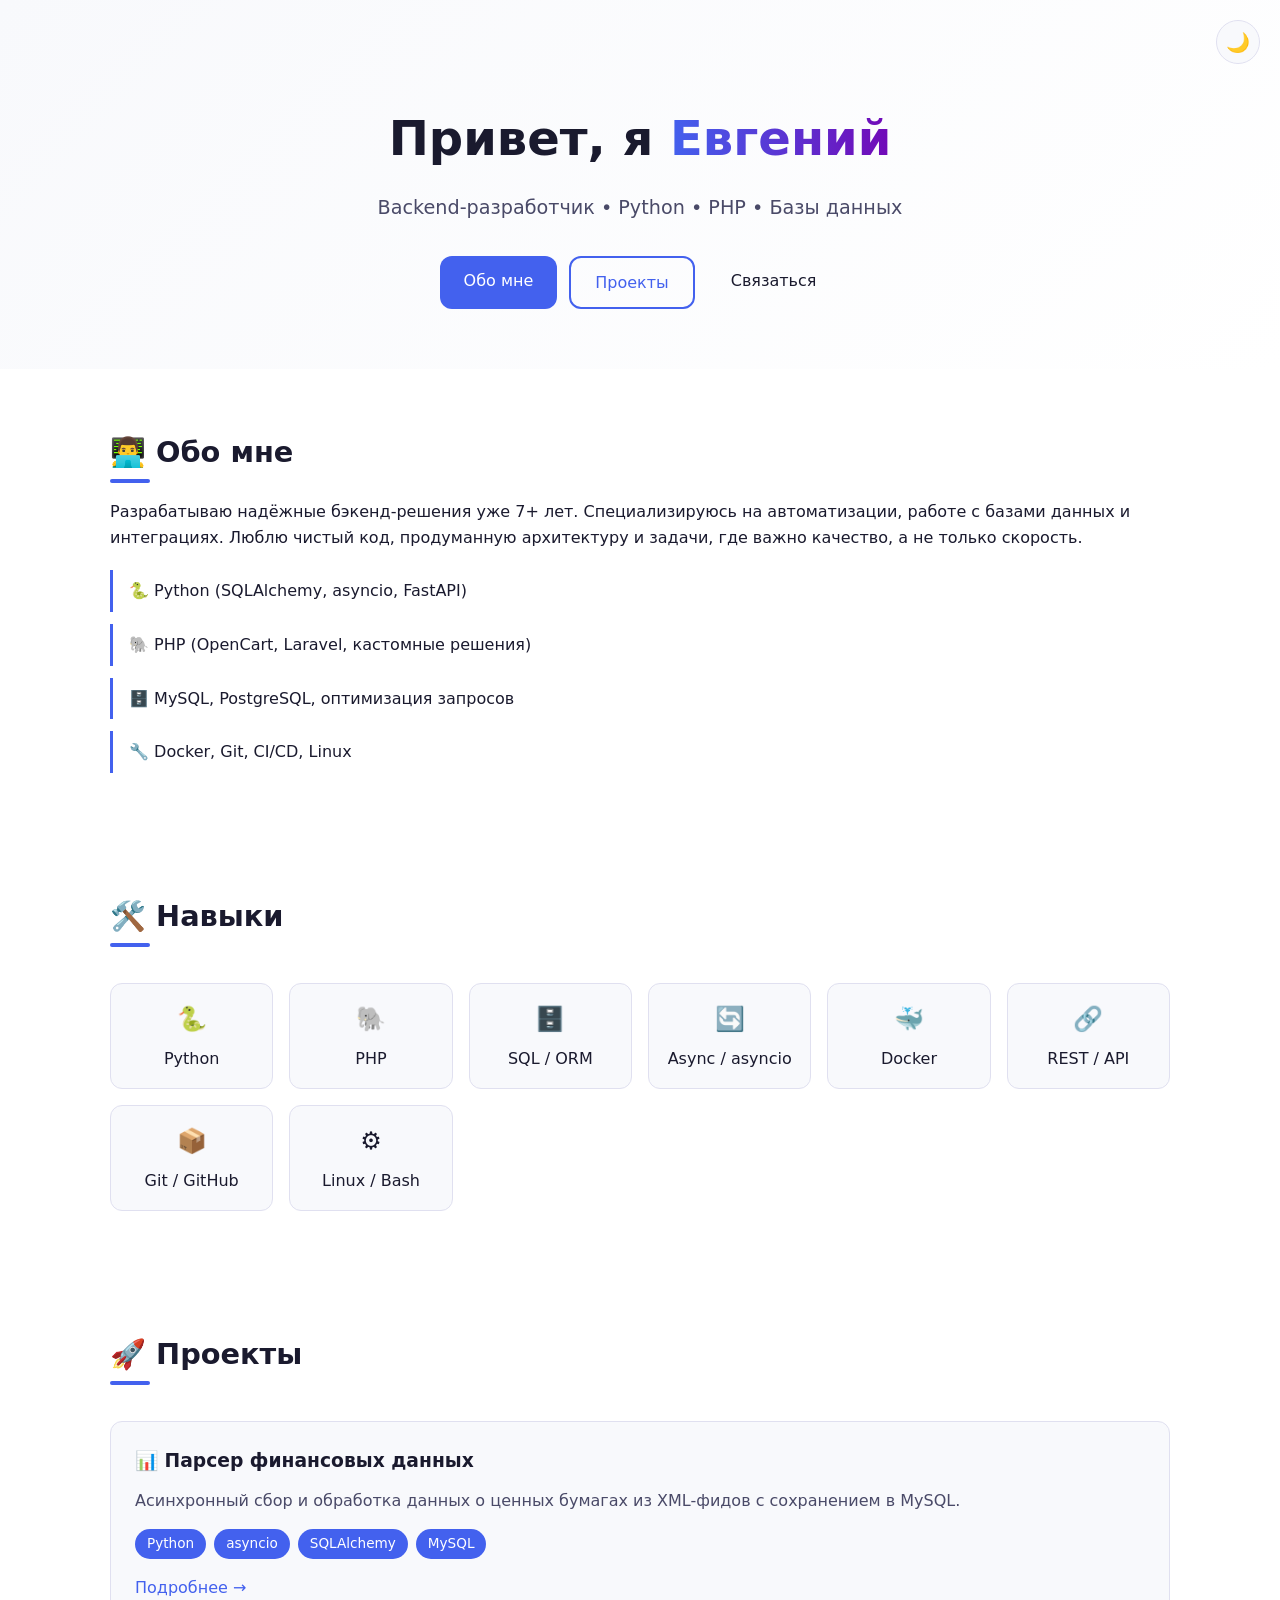
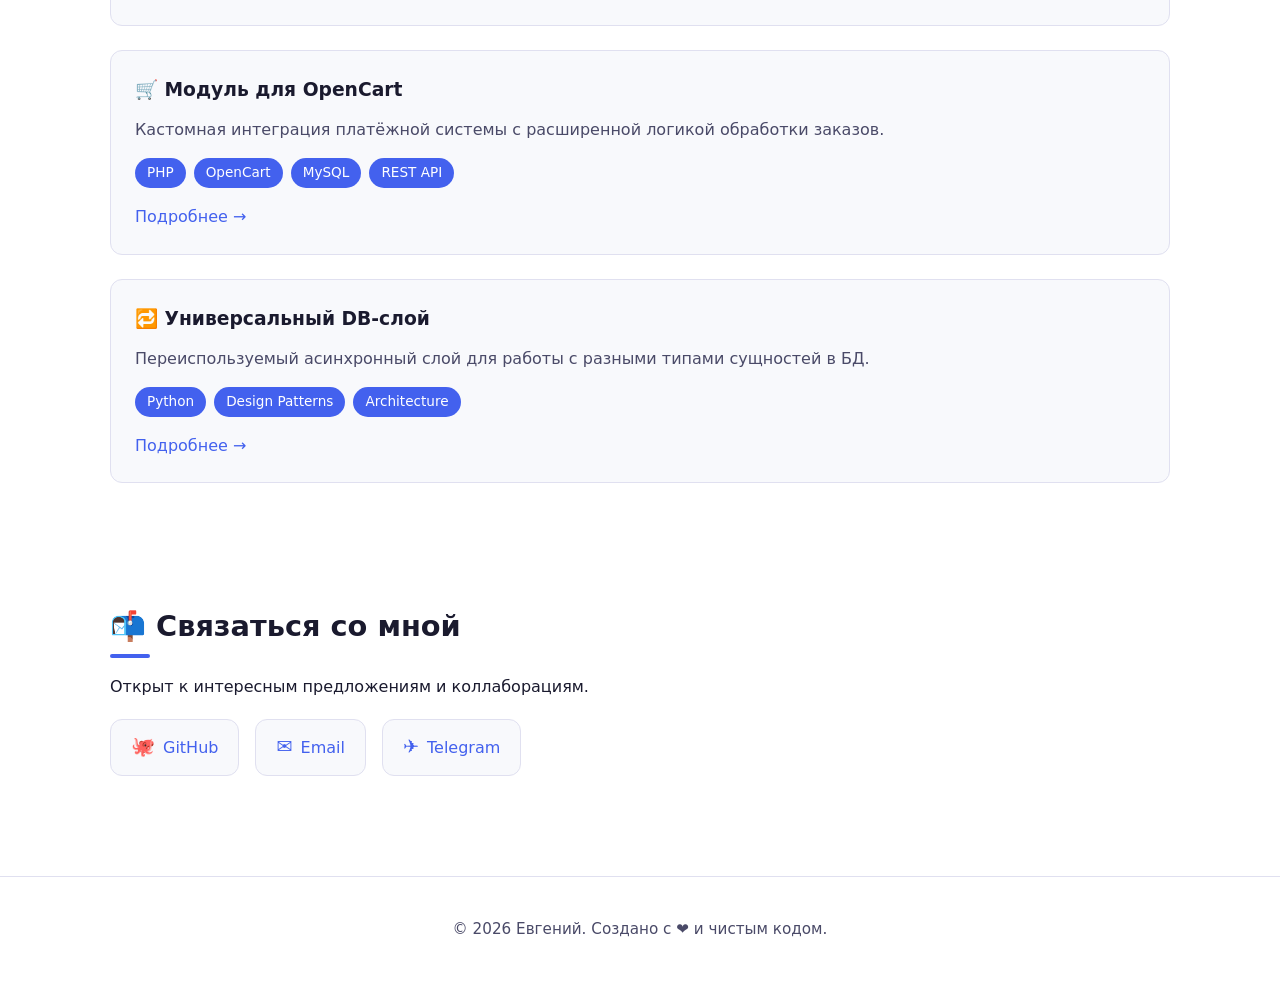
<file: index.html>
<!DOCTYPE html>
<html lang="ru">
<head>
  <meta charset="UTF-8" />
  <meta name="viewport" content="width=device-width, initial-scale=1.0"/>
  <meta name="description" content="Портфолио разработчика — бэкенд, базы данных, автоматизация">
  <title>Евгений | Разработчик</title>
  <link rel="stylesheet" href="style.css" />
  <link rel="icon" href="data:image/svg+xml,<svg xmlns=%22http://www.w3.org/2000/svg%22 viewBox=%220 0 100 100%22><text y=%22.9em%22 font-size=%2290%22>👨‍💻</text></svg>">
</head>
<body>
  <button class="theme-toggle" id="themeToggle" aria-label="Переключить тему">🌙</button>

  <header class="hero">
    <div class="container">
      <h1>Привет, я <span class="highlight">Евгений</span></h1>
      <p class="subtitle">Backend-разработчик • Python • PHP • Базы данных</p>
      <div class="hero-links">
        <a href="#about" class="btn">Обо мне</a>
        <a href="#projects" class="btn btn-outline">Проекты</a>
        <a href="#contact" class="btn btn-ghost">Связаться</a>
      </div>
    </div>
  </header>

  <main class="container">
    <section id="about" class="section">
      <h2>👨‍💻 Обо мне</h2>
      <p>
        Разрабатываю надёжные бэкенд-решения уже 7+ лет. Специализируюсь на 
        автоматизации, работе с базами данных и интеграциях. Люблю чистый код, 
        продуманную архитектуру и задачи, где важно качество, а не только скорость.
      </p>
      <ul class="highlights">
        <li>🐍 Python (SQLAlchemy, asyncio, FastAPI)</li>
        <li>🐘 PHP (OpenCart, Laravel, кастомные решения)</li>
        <li>🗄️ MySQL, PostgreSQL, оптимизация запросов</li>
        <li>🔧 Docker, Git, CI/CD, Linux</li>
      </ul>
    </section>

    <section id="skills" class="section">
      <h2>🛠️ Навыки</h2>
      <div class="skills-grid">
        <div class="skill-card"><span class="skill-icon">🐍</span>Python</div>
        <div class="skill-card"><span class="skill-icon">🐘</span>PHP</div>
        <div class="skill-card"><span class="skill-icon">🗄️</span>SQL / ORM</div>
        <div class="skill-card"><span class="skill-icon">🔄</span>Async / asyncio</div>
        <div class="skill-card"><span class="skill-icon">🐳</span>Docker</div>
        <div class="skill-card"><span class="skill-icon">🔗</span>REST / API</div>
        <div class="skill-card"><span class="skill-icon">📦</span>Git / GitHub</div>
        <div class="skill-card"><span class="skill-icon">⚙️</span>Linux / Bash</div>
      </div>
    </section>

    <section id="projects" class="section">
      <h2>🚀 Проекты</h2>
      <div class="projects-grid">
        <article class="project-card">
          <h3>📊 Парсер финансовых данных</h3>
          <p>Асинхронный сбор и обработка данных о ценных бумагах из XML-фидов с сохранением в MySQL.</p>
          <div class="tags">
            <span>Python</span><span>asyncio</span><span>SQLAlchemy</span><span>MySQL</span>
          </div>
          <a href="#" class="project-link">Подробнее →</a>
        </article>
        <article class="project-card">
          <h3>🛒 Модуль для OpenCart</h3>
          <p>Кастомная интеграция платёжной системы с расширенной логикой обработки заказов.</p>
          <div class="tags">
            <span>PHP</span><span>OpenCart</span><span>MySQL</span><span>REST API</span>
          </div>
          <a href="#" class="project-link">Подробнее →</a>
        </article>
        <article class="project-card">
          <h3>🔁 Универсальный DB-слой</h3>
          <p>Переиспользуемый асинхронный слой для работы с разными типами сущностей в БД.</p>
          <div class="tags">
            <span>Python</span><span>Design Patterns</span><span>Architecture</span>
          </div>
          <a href="#" class="project-link">Подробнее →</a>
        </article>
      </div>
    </section>

    <section id="contact" class="section">
      <h2>📬 Связаться со мной</h2>
      <p>Открыт к интересным предложениям и коллаборациям.</p>
      <div class="contact-links">
        <a href="https://github.com/jeka0693" target="_blank" rel="noopener" class="contact-link">
          <span class="icon">🐙</span> GitHub
        </a>
        <a href="mailto:your-email@example.com" class="contact-link">
          <span class="icon">✉️</span> Email
        </a>
        <a href="https://t.me/your_telegram" target="_blank" rel="noopener" class="contact-link">
          <span class="icon">✈️</span> Telegram
        </a>
      </div>
    </section>
  </main>

  <footer class="footer">
    <p>© <span id="year"></span> Евгений. Создано с ❤️ и чистым кодом.</p>
  </footer>

  <script src="script.js"></script>
</body>
</html>
</file>
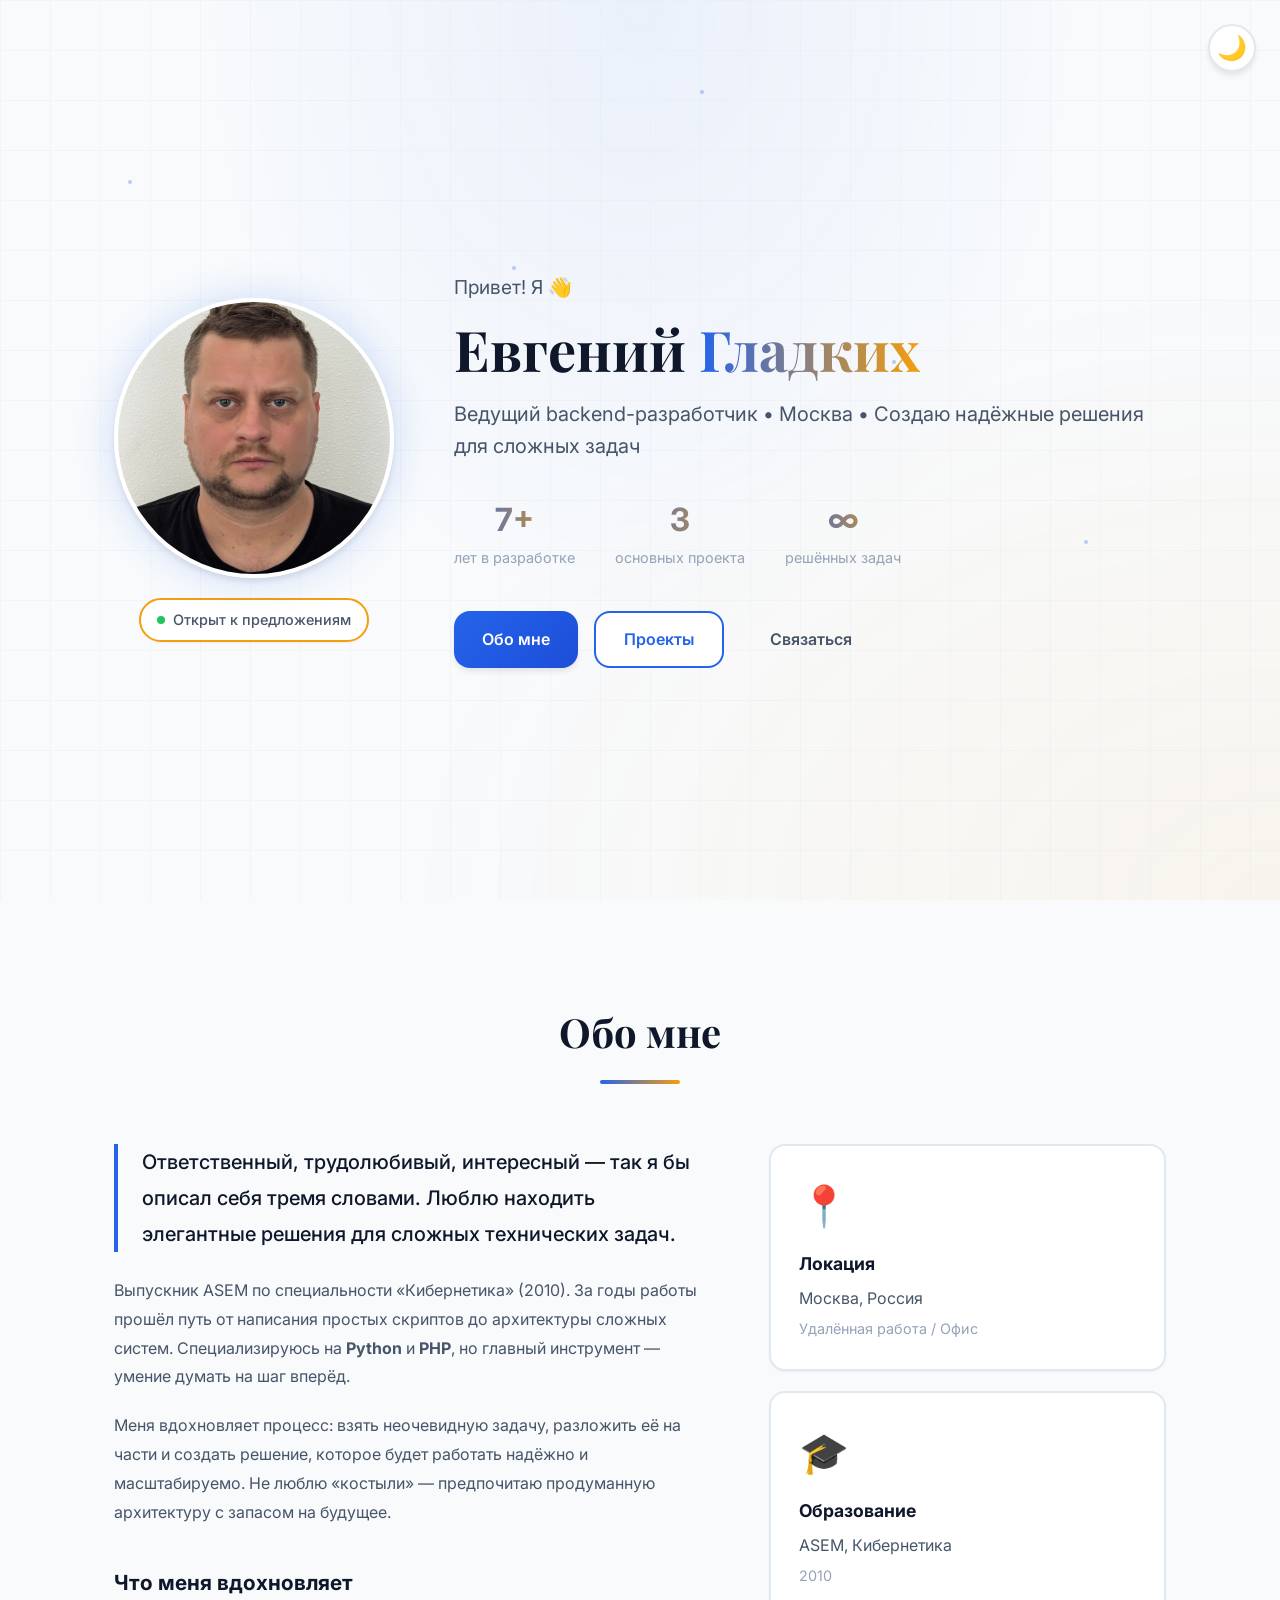
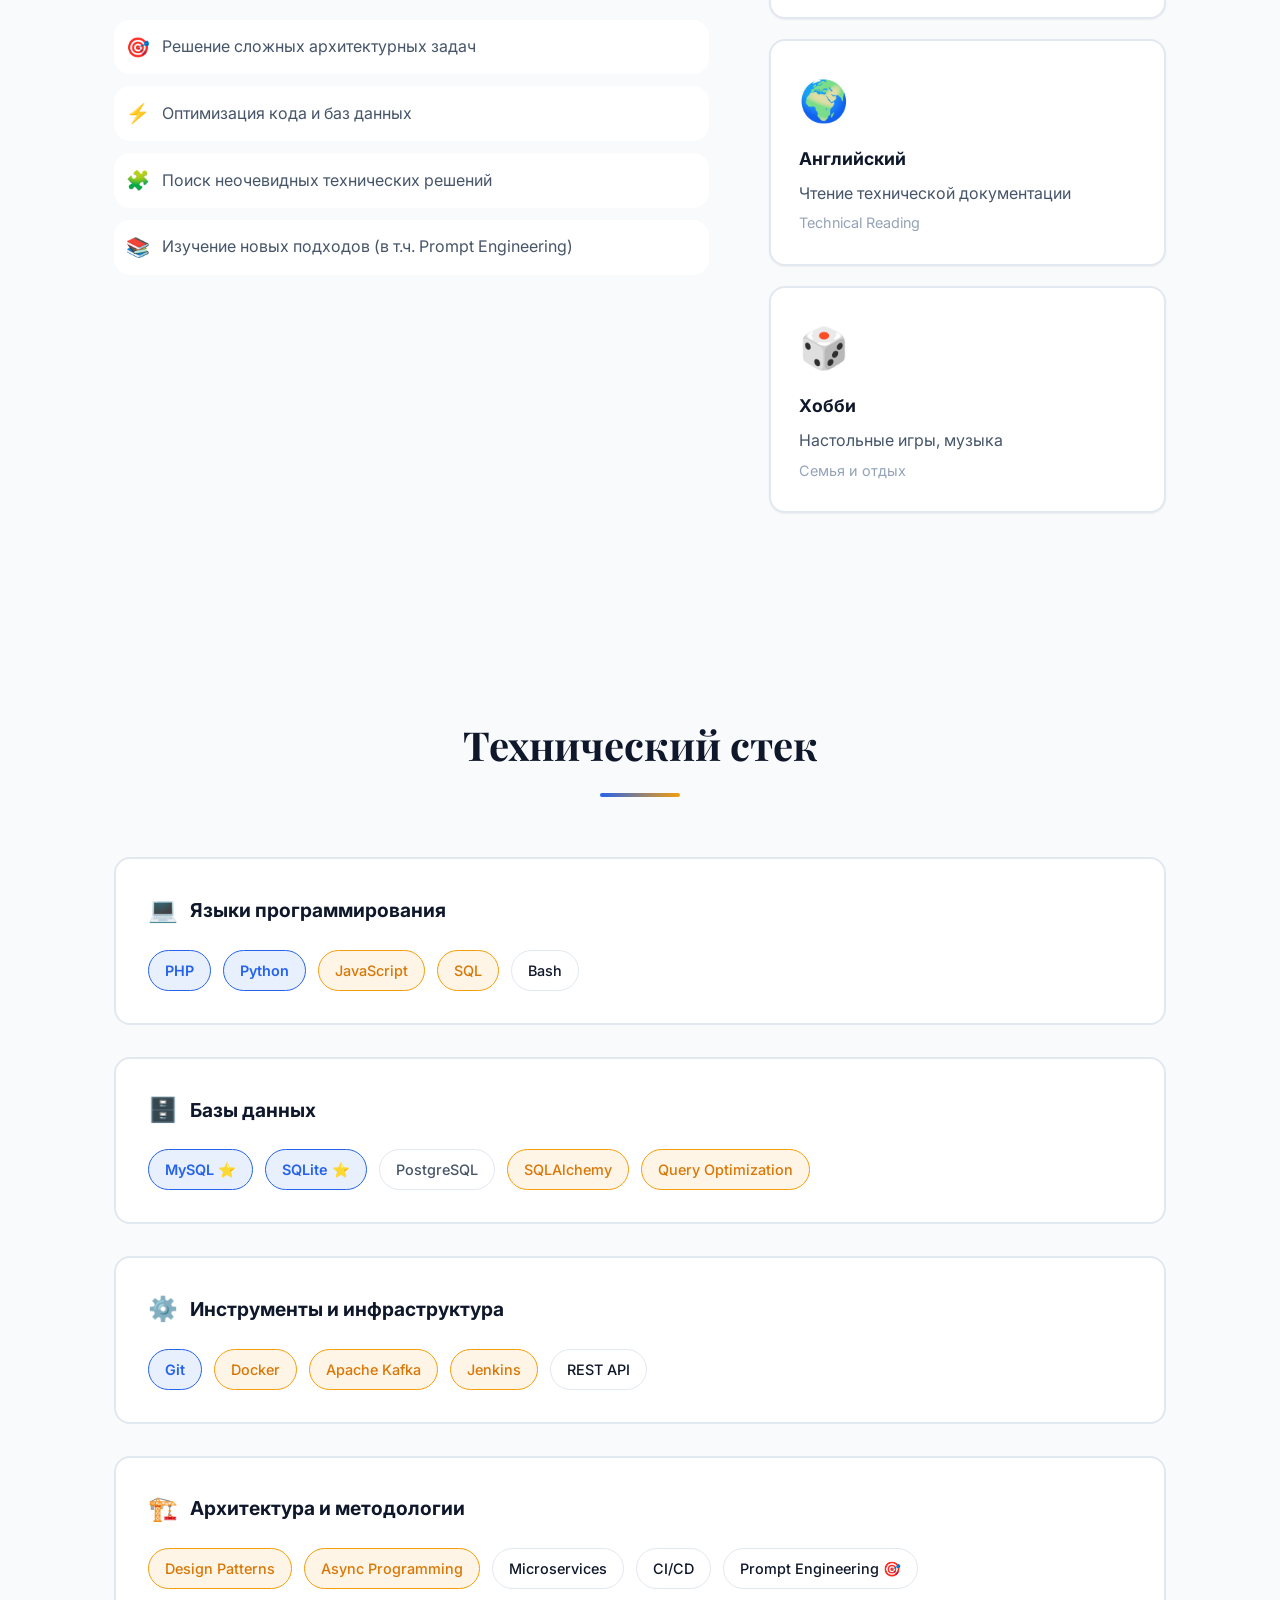
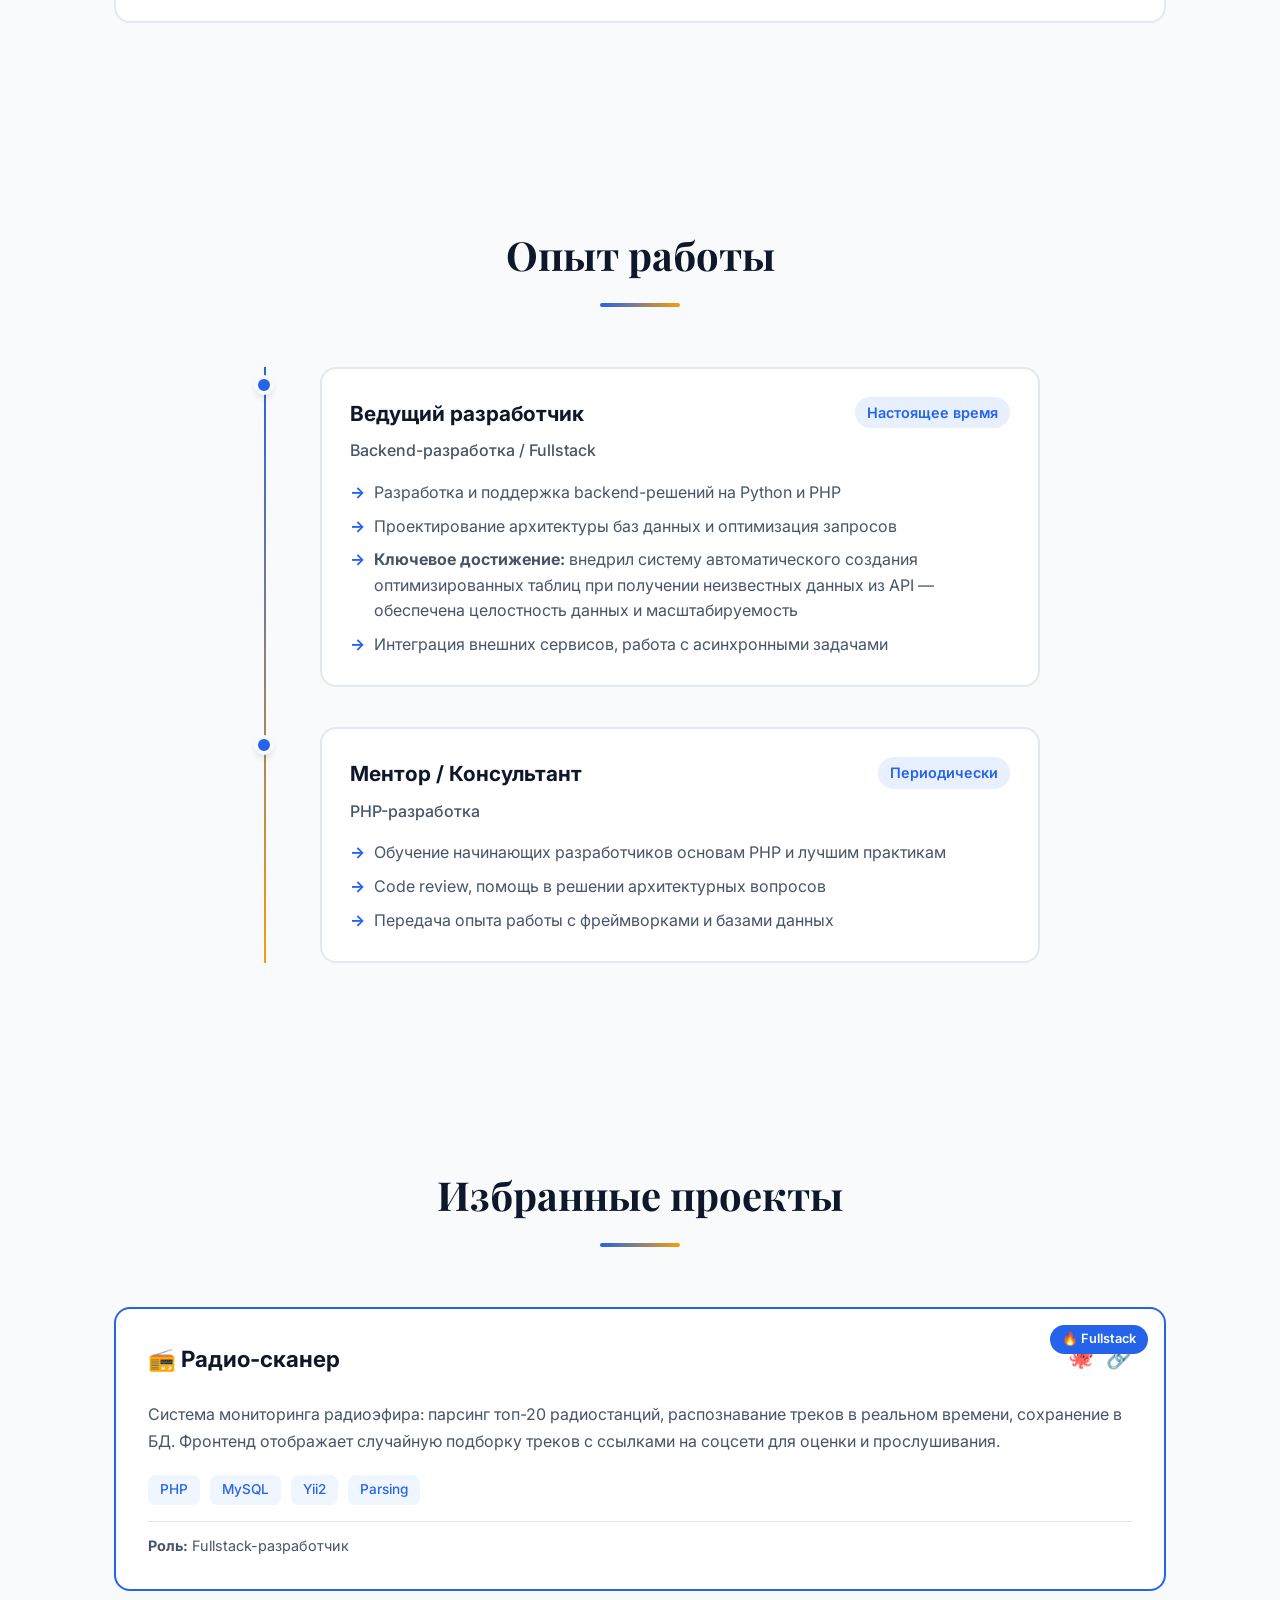
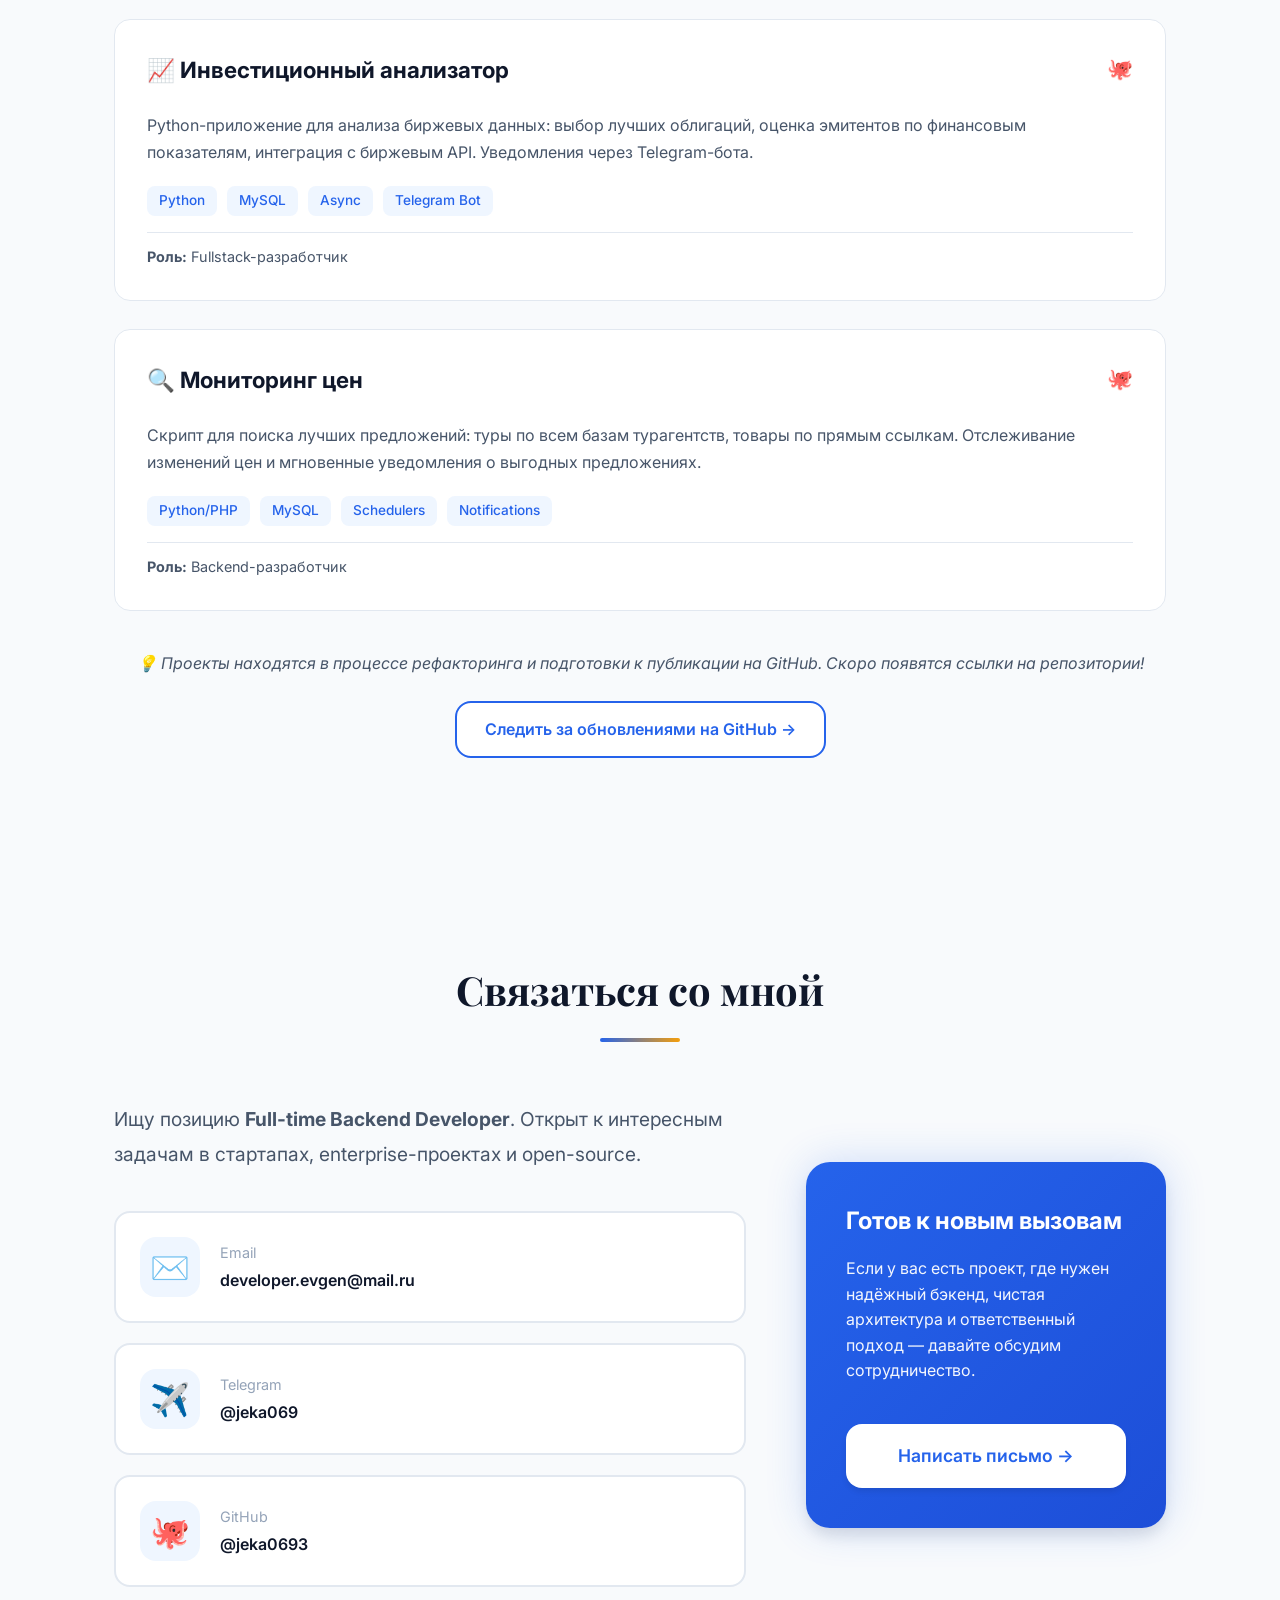
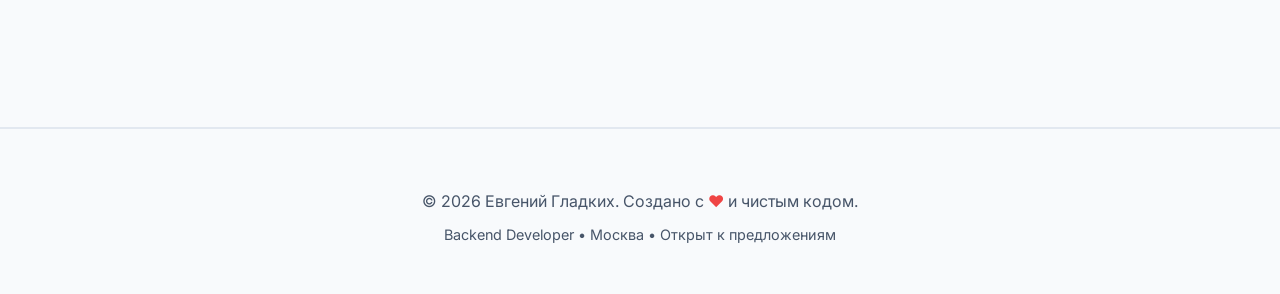
<file: v1/index.html>
<!DOCTYPE html>
<html lang="ru">
<head>
  <meta charset="UTF-8" />
  <meta name="viewport" content="width=device-width, initial-scale=1.0"/>
  <meta name="description" content="Евгений Гладких — Backend-разработчик: Python, PHP, MySQL. Москва.">
  <meta property="og:title" content="Евгений Гладких | Backend Developer">
  <meta property="og:description" content="Ведущий разработчик • Москва • Создаю надёжные решения для сложных задач">
  <meta property="og:type" content="website">
  <meta property="og:url" content="https://jeka0693.github.io">
  <title>Евгений Гладких | Backend Developer</title>
  
  <!-- Fonts -->
  <link rel="preconnect" href="https://fonts.googleapis.com">
  <link rel="preconnect" href="https://fonts.gstatic.com" crossorigin>
  <link href="https://fonts.googleapis.com/css2?family=Inter:wght@300;400;500;600;700&family=Playfair+Display:wght@600;700&display=swap" rel="stylesheet">
  
  <link rel="stylesheet" href="style.css" />
  <link rel="icon" href="data:image/svg+xml,<svg xmlns=%22http://www.w3.org/2000/svg%22 viewBox=%220 0 100 100%22><text y=%22.9em%22 font-size=%2290%22 fill=%22%232563eb%22>👨‍💻</text></svg>">
</head>
<body>
  <!-- Animated Background -->
  <div class="bg-animation">
    <div class="bg-gradient"></div>
    <div class="bg-grid"></div>
    <div class="floating-dots">
      <span class="dot"></span><span class="dot"></span><span class="dot"></span>
      <span class="dot"></span><span class="dot"></span><span class="dot"></span>
    </div>
  </div>

  <!-- Theme Toggle -->
  <button class="theme-toggle" id="themeToggle" aria-label="Переключить тему">
    <span class="toggle-icon">🌙</span>
  </button>

  <!-- Hero Section -->
  <header class="hero">
    <div class="container">
      <div class="hero-content">
        <div class="hero-photo">
          <div class="photo-frame">
            <img src="photo.jpg" alt="Евгений Гладких" class="photo" 
                 onerror="this.src='data:image/svg+xml,%3Csvg xmlns=%22http://www.w3.org/2000/svg%22 viewBox=%220 0 200 200%22%3E%3Crect width=%22200%22 height=%22200%22 fill=%22%232563eb%22/%3E%3Ctext x=%22100%22 y=%22120%22 font-size=%2280%22 text-anchor=%22middle%22 fill=%22white%22 font-family=%22sans-serif%22>👨‍💻%3C/text%3E%3C/svg%3E'">
            <div class="photo-ring"></div>
          </div>
          <div class="status-badge">
            <span class="status-dot"></span>
            Открыт к предложениям
          </div>
        </div>
        
        <div class="hero-text">
          <p class="greeting">Привет! Я <span class="wave">👋</span></p>
          <h1>Евгений <span class="highlight">Гладких</span></h1>
          <p class="subtitle">Ведущий backend-разработчик • Москва • Создаю надёжные решения для сложных задач</p>
          
          <div class="hero-stats">
            <div class="stat">
              <span class="stat-number">7+</span>
              <span class="stat-label">лет в разработке</span>
            </div>
            <div class="stat">
              <span class="stat-number">3</span>
              <span class="stat-label">основных проекта</span>
            </div>
            <div class="stat">
              <span class="stat-number">∞</span>
              <span class="stat-label">решённых задач</span>
            </div>
          </div>

          <div class="hero-links">
            <a href="#about" class="btn btn-primary">Обо мне</a>
            <a href="#projects" class="btn btn-secondary">Проекты</a>
            <a href="#contact" class="btn btn-ghost">Связаться</a>
          </div>
        </div>
      </div>
    </div>
  </header>

  <!-- Main Content -->
  <main class="container">
    <!-- About Section -->
    <section id="about" class="section">
      <div class="section-header">
        <h2 class="section-title">Обо мне</h2>
        <div class="section-line"></div>
      </div>
      
      <div class="about-grid">
        <div class="about-text">
          <p class="lead">
            Ответственный, трудолюбивый, интересный — так я бы описал себя тремя словами. 
            Люблю находить элегантные решения для сложных технических задач.
          </p>
          
          <div class="about-content">
            <p>
              Выпускник ASEM по специальности «Кибернетика» (2010). За годы работы прошёл путь 
              от написания простых скриптов до архитектуры сложных систем. Специализируюсь на 
              <strong>Python</strong> и <strong>PHP</strong>, но главный инструмент — умение 
              думать на шаг вперёд.
            </p>
            <p>
              Меня вдохновляет процесс: взять неочевидную задачу, разложить её на части и 
              создать решение, которое будет работать надёжно и масштабируемо. Не люблю 
              «костыли» — предпочитаю продуманную архитектуру с запасом на будущее.
            </p>
          </div>

          <div class="interests">
            <h3>Что меня вдохновляет</h3>
            <ul class="interests-list">
              <li><span class="icon">🎯</span> Решение сложных архитектурных задач</li>
              <li><span class="icon">⚡</span> Оптимизация кода и баз данных</li>
              <li><span class="icon">🧩</span> Поиск неочевидных технических решений</li>
              <li><span class="icon">📚</span> Изучение новых подходов (в т.ч. Prompt Engineering)</li>
            </ul>
          </div>
        </div>

        <div class="about-cards">
          <div class="info-card">
            <div class="card-icon">📍</div>
            <h4>Локация</h4>
            <p>Москва, Россия</p>
            <span class="card-detail">Удалённая работа / Офис</span>
          </div>
          
          <div class="info-card">
            <div class="card-icon">🎓</div>
            <h4>Образование</h4>
            <p>ASEM, Кибернетика</p>
            <span class="card-detail">2010</span>
          </div>
          
          <div class="info-card">
            <div class="card-icon">🌍</div>
            <h4>Английский</h4>
            <p>Чтение технической документации</p>
            <span class="card-detail">Technical Reading</span>
          </div>
          
          <div class="info-card">
            <div class="card-icon">🎲</div>
            <h4>Хобби</h4>
            <p>Настольные игры, музыка</p>
            <span class="card-detail">Семья и отдых</span>
          </div>
        </div>
      </div>
    </section>

    <!-- Skills Section -->
    <section id="skills" class="section">
      <div class="section-header">
        <h2 class="section-title">Технический стек</h2>
        <div class="section-line"></div>
      </div>

      <div class="skills-container">
        <div class="skill-category">
          <h3 class="category-title">
            <span class="category-icon">💻</span>
            Языки программирования
          </h3>
          <div class="skill-tags">
            <span class="skill-tag level-expert">PHP</span>
            <span class="skill-tag level-expert">Python</span>
            <span class="skill-tag level-advanced">JavaScript</span>
            <span class="skill-tag level-advanced">SQL</span>
            <span class="skill-tag level-intermediate">Bash</span>
          </div>
        </div>

        <div class="skill-category">
          <h3 class="category-title">
            <span class="category-icon">🗄️</span>
            Базы данных
          </h3>
          <div class="skill-tags">
            <span class="skill-tag level-expert">MySQL ⭐</span>
            <span class="skill-tag level-expert">SQLite ⭐</span>
            <span class="skill-tag level-junior">PostgreSQL</span>
            <span class="skill-tag level-advanced">SQLAlchemy</span>
            <span class="skill-tag level-advanced">Query Optimization</span>
          </div>
        </div>

        <div class="skill-category">
          <h3 class="category-title">
            <span class="category-icon">⚙️</span>
            Инструменты и инфраструктура
          </h3>
          <div class="skill-tags">
            <span class="skill-tag level-expert">Git</span>
            <span class="skill-tag level-advanced">Docker</span>
            <span class="skill-tag level-advanced">Apache Kafka</span>
            <span class="skill-tag level-advanced">Jenkins</span>
            <span class="skill-tag level-intermediate">REST API</span>
          </div>
        </div>

        <div class="skill-category">
          <h3 class="category-title">
            <span class="category-icon">🏗️</span>
            Архитектура и методологии
          </h3>
          <div class="skill-tags">
            <span class="skill-tag level-advanced">Design Patterns</span>
            <span class="skill-tag level-advanced">Async Programming</span>
            <span class="skill-tag level-intermediate">Microservices</span>
            <span class="skill-tag level-intermediate">CI/CD</span>
            <span class="skill-tag level-intermediate">Prompt Engineering 🎯</span>
          </div>
        </div>
      </div>
    </section>

    <!-- Experience Section -->
    <section id="experience" class="section">
      <div class="section-header">
        <h2 class="section-title">Опыт работы</h2>
        <div class="section-line"></div>
      </div>

      <div class="timeline">
        <div class="timeline-item">
          <div class="timeline-marker"></div>
          <div class="timeline-content">
            <div class="timeline-header">
              <h3>Ведущий разработчик</h3>
              <span class="timeline-period">Настоящее время</span>
            </div>
            <div class="timeline-company">Backend-разработка / Fullstack</div>
            <ul class="timeline-list">
              <li>Разработка и поддержка backend-решений на Python и PHP</li>
              <li>Проектирование архитектуры баз данных и оптимизация запросов</li>
              <li><strong>Ключевое достижение:</strong> внедрил систему автоматического создания 
                  оптимизированных таблиц при получении неизвестных данных из API — 
                  обеспечена целостность данных и масштабируемость</li>
              <li>Интеграция внешних сервисов, работа с асинхронными задачами</li>
            </ul>
          </div>
        </div>

        <div class="timeline-item">
          <div class="timeline-marker"></div>
          <div class="timeline-content">
            <div class="timeline-header">
              <h3>Ментор / Консультант</h3>
              <span class="timeline-period">Периодически</span>
            </div>
            <div class="timeline-company">PHP-разработка</div>
            <ul class="timeline-list">
              <li>Обучение начинающих разработчиков основам PHP и лучшим практикам</li>
              <li>Code review, помощь в решении архитектурных вопросов</li>
              <li>Передача опыта работы с фреймворками и базами данных</li>
            </ul>
          </div>
        </div>
      </div>
    </section>

    <!-- Projects Section -->
    <section id="projects" class="section">
      <div class="section-header">
        <h2 class="section-title">Избранные проекты</h2>
        <div class="section-line"></div>
      </div>

      <div class="projects-grid">
        <article class="project-card featured">
          <div class="project-badge">🔥 Fullstack</div>
          <div class="project-header">
            <h3>📻 Радио-сканер</h3>
            <div class="project-links">
              <a href="#" class="project-link-icon" title="GitHub">🐙</a>
              <a href="#" class="project-link-icon" title="Demo">🔗</a>
            </div>
          </div>
          <p class="project-description">
            Система мониторинга радиоэфира: парсинг топ-20 радиостанций, распознавание 
            треков в реальном времени, сохранение в БД. Фронтенд отображает случайную 
            подборку треков с ссылками на соцсети для оценки и прослушивания.
          </p>
          <div class="project-tech">
            <span class="tech-badge">PHP</span>
            <span class="tech-badge">MySQL</span>
            <span class="tech-badge">Yii2</span>
            <span class="tech-badge">Parsing</span>
          </div>
          <div class="project-role">
            <strong>Роль:</strong> Fullstack-разработчик
          </div>
        </article>

        <article class="project-card">
          <div class="project-header">
            <h3>📈 Инвестиционный анализатор</h3>
            <div class="project-links">
              <a href="#" class="project-link-icon" title="GitHub">🐙</a>
            </div>
          </div>
          <p class="project-description">
            Python-приложение для анализа биржевых данных: выбор лучших облигаций, 
            оценка эмитентов по финансовым показателям, интеграция с биржевым API. 
            Уведомления через Telegram-бота.
          </p>
          <div class="project-tech">
            <span class="tech-badge">Python</span>
            <span class="tech-badge">MySQL</span>
            <span class="tech-badge">Async</span>
            <span class="tech-badge">Telegram Bot</span>
          </div>
          <div class="project-role">
            <strong>Роль:</strong> Fullstack-разработчик
          </div>
        </article>

        <article class="project-card">
          <div class="project-header">
            <h3>🔍 Мониторинг цен</h3>
            <div class="project-links">
              <a href="#" class="project-link-icon" title="GitHub">🐙</a>
            </div>
          </div>
          <p class="project-description">
            Скрипт для поиска лучших предложений: туры по всем базам турагентств, 
            товары по прямым ссылкам. Отслеживание изменений цен и мгновенные 
            уведомления о выгодных предложениях.
          </p>
          <div class="project-tech">
            <span class="tech-badge">Python/PHP</span>
            <span class="tech-badge">MySQL</span>
            <span class="tech-badge">Schedulers</span>
            <span class="tech-badge">Notifications</span>
          </div>
          <div class="project-role">
            <strong>Роль:</strong> Backend-разработчик
          </div>
        </article>
      </div>

      <div class="text-center">
        <p class="projects-note">
          💡 Проекты находятся в процессе рефакторинга и подготовки к публикации на GitHub. 
          Скоро появятся ссылки на репозитории!
        </p>
        <a href="https://github.com/jeka0693" target="_blank" class="btn btn-secondary">
          Следить за обновлениями на GitHub →
        </a>
      </div>
    </section>

    <!-- Contact Section -->
    <section id="contact" class="section">
      <div class="section-header">
        <h2 class="section-title">Связаться со мной</h2>
        <div class="section-line"></div>
      </div>

      <div class="contact-container">
        <div class="contact-text">
          <p class="contact-intro">
            Ищу позицию <strong>Full-time Backend Developer</strong>. 
            Открыт к интересным задачам в стартапах, enterprise-проектах и open-source.
          </p>
          
          <div class="contact-methods">
            <a href="mailto:developer.evgen@mail.ru" class="contact-method">
              <span class="contact-icon">✉️</span>
              <div>
                <span class="contact-label">Email</span>
                <span class="contact-value">developer.evgen@mail.ru</span>
              </div>
            </a>
            
            <a href="https://t.me/jeka069" target="_blank" class="contact-method">
              <span class="contact-icon">✈️</span>
              <div>
                <span class="contact-label">Telegram</span>
                <span class="contact-value">@jeka069</span>
              </div>
            </a>
            
            <a href="https://github.com/jeka0693" target="_blank" class="contact-method">
              <span class="contact-icon">🐙</span>
              <div>
                <span class="contact-label">GitHub</span>
                <span class="contact-value">@jeka0693</span>
              </div>
            </a>
          </div>
        </div>

        <div class="contact-cta">
          <div class="cta-card">
            <h3>Готов к новым вызовам</h3>
            <p>Если у вас есть проект, где нужен надёжный бэкенд, чистая архитектура 
               и ответственный подход — давайте обсудим сотрудничество.</p>
            <a href="mailto:developer.evgen@mail.ru" class="btn btn-primary btn-large">
              Написать письмо →
            </a>
          </div>
        </div>
      </div>
    </section>
  </main>

  <!-- Footer -->
  <footer class="footer">
    <div class="container">
      <p>© <span id="year"></span> Евгений Гладких. Создано с <span class="heart">❤️</span> и чистым кодом.</p>
      <p class="footer-note">Backend Developer • Москва • Открыт к предложениям</p>
    </div>
  </footer>

  <script src="script.js"></script>
</body>
</html>
</file>
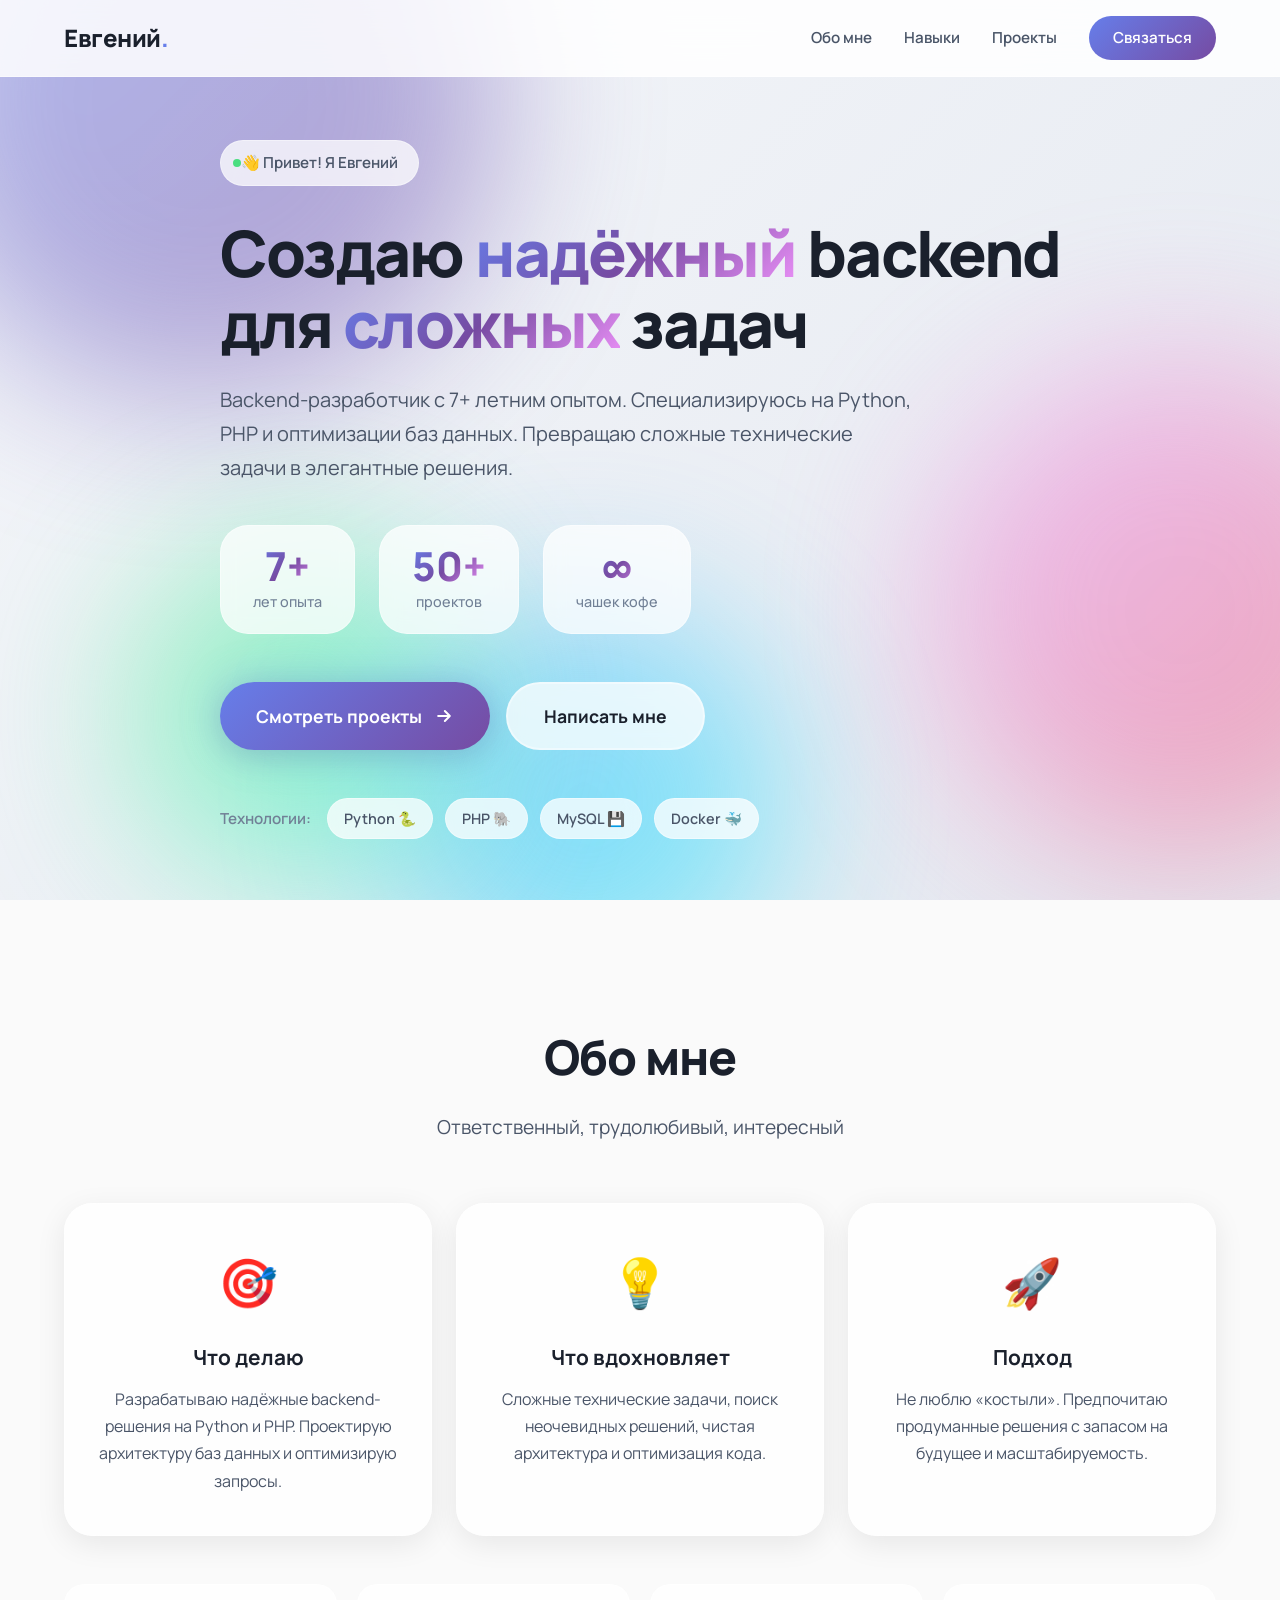
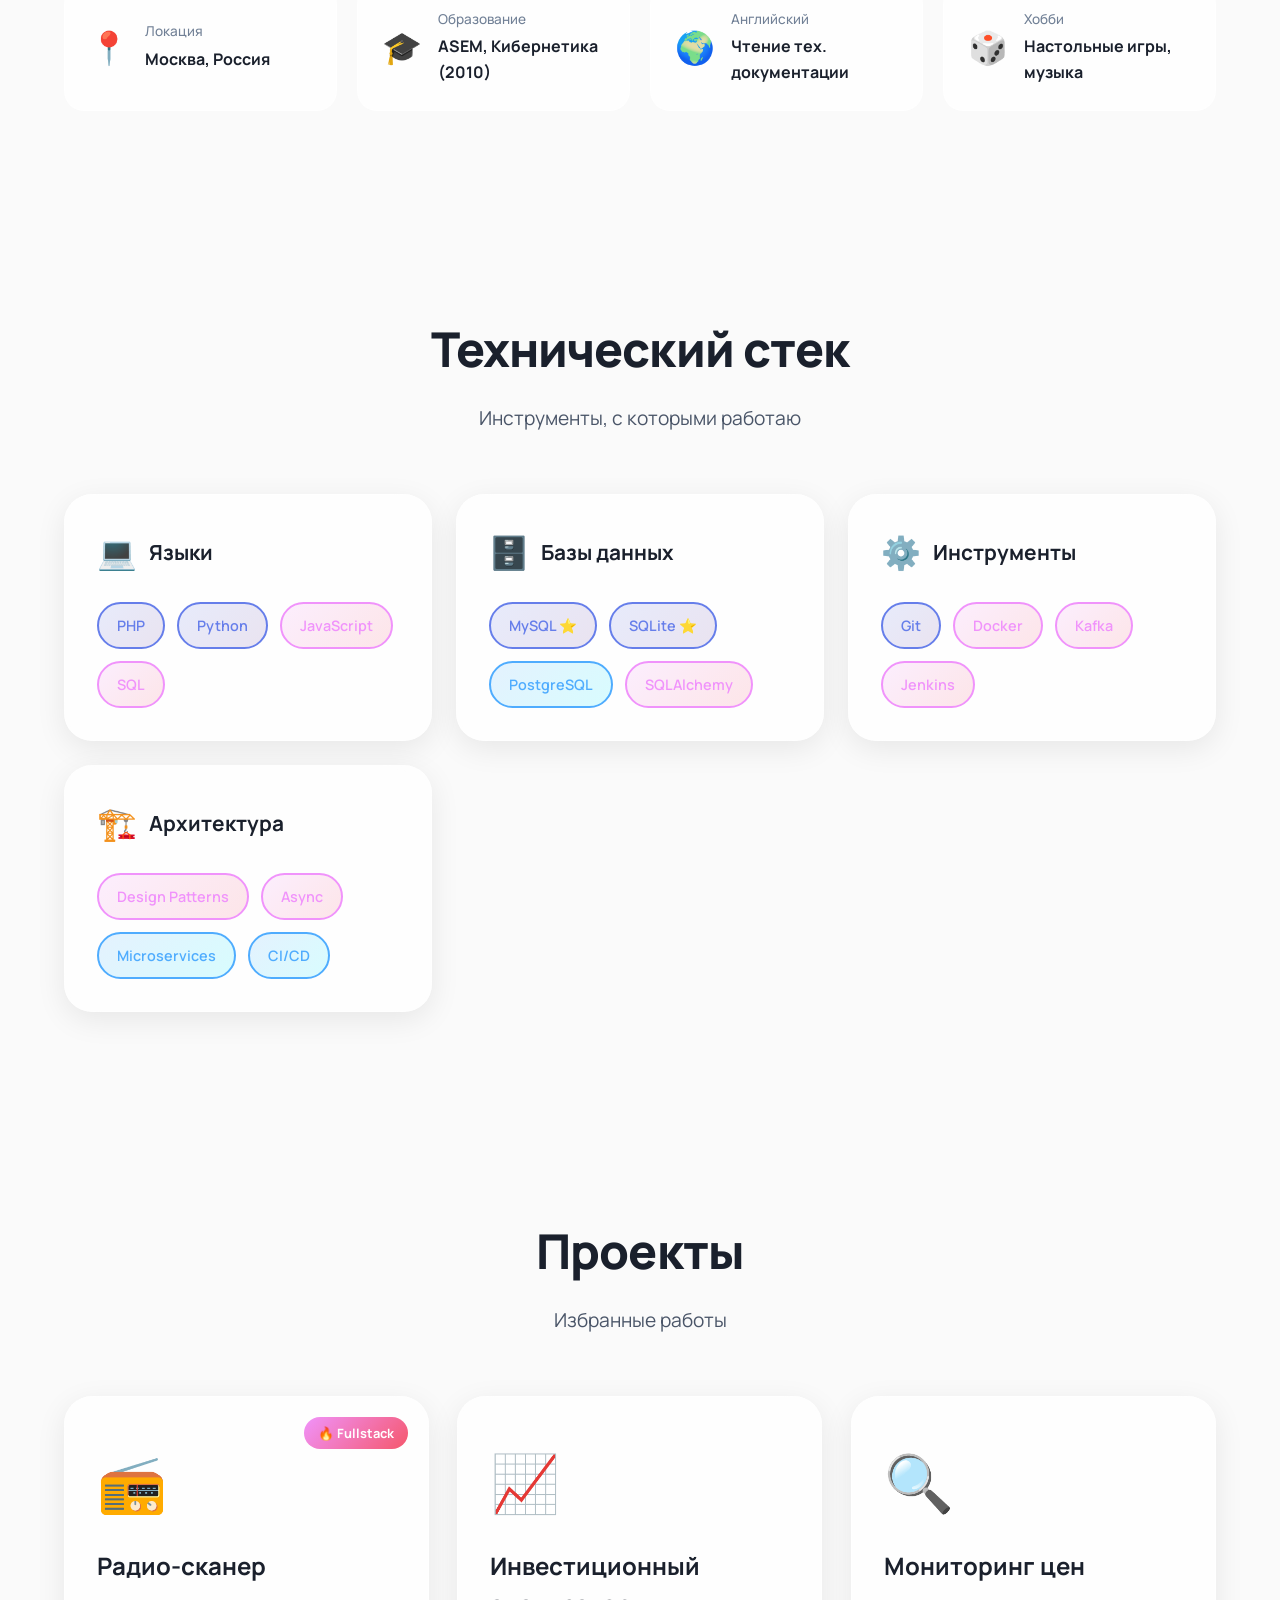
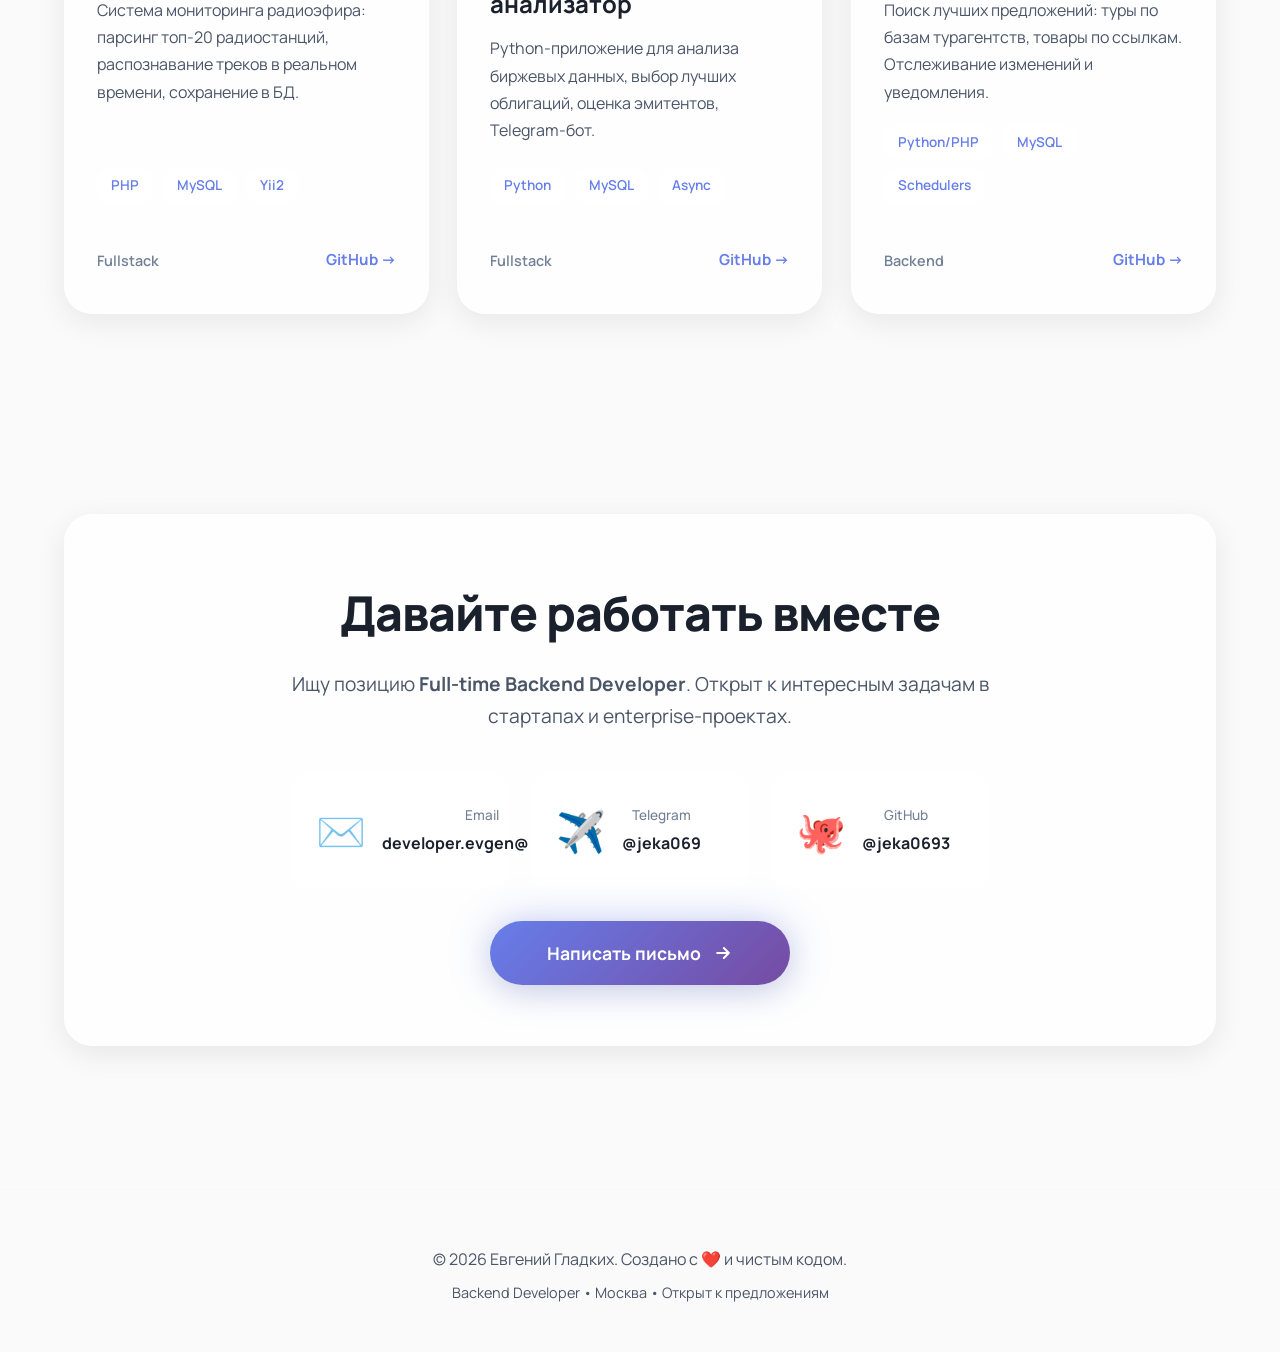
<file: v2/index.html>
<!DOCTYPE html>
<html lang="ru">
<head>
  <meta charset="UTF-8" />
  <meta name="viewport" content="width=device-width, initial-scale=1.0"/>
  <meta name="description" content="Евгений Гладких — Backend-разработчик: Python, PHP, MySQL. Москва.">
  <meta property="og:title" content="Евгений Гладких | Backend Developer">
  <meta property="og:description" content="Создаю надёжный backend для сложных задач">
  <meta property="og:type" content="website">
  <meta property="og:url" content="https://jeka0693.github.io">
  <meta property="og:image" content="https://jeka0693.github.io/og-image.jpg">
  <title>Евгений Гладких | Backend Developer</title>
  
  <!-- Fonts -->
  <link rel="preconnect" href="https://fonts.googleapis.com">
  <link rel="preconnect" href="https://fonts.gstatic.com" crossorigin>
  <link href="https://fonts.googleapis.com/css2?family=Manrope:wght@300;400;500;600;700;800&display=swap" rel="stylesheet">
  
  <link rel="stylesheet" href="style.css" />
  <link rel="icon" href="data:image/svg+xml,%3Csvg xmlns='http://www.w3.org/2000/svg' viewBox='0 0 100 100'%3E%3Ctext y='.9em' font-size='90'%3E👨‍💻%3C/text%3E%3C/svg%3E">
</head>
<body>
  <!-- Animated Gradient Background -->
  <div class="gradient-bg">
    <div class="gradient-orb gradient-orb-1"></div>
    <div class="gradient-orb gradient-orb-2"></div>
    <div class="gradient-orb gradient-orb-3"></div>
    <div class="gradient-orb gradient-orb-4"></div>
  </div>

  <!-- Navigation -->
  <nav class="nav">
    <div class="container nav-container">
      <a href="#" class="nav-logo">Евгений<span class="logo-dot">.</span></a>
      <div class="nav-links">
        <a href="#about" class="nav-link">Обо мне</a>
        <a href="#skills" class="nav-link">Навыки</a>
        <a href="#projects" class="nav-link">Проекты</a>
        <a href="#contact" class="nav-link btn-nav">Связаться</a>
      </div>
    </div>
  </nav>

  <!-- Hero Section -->
  <header class="hero">
    <div class="container">
      <div class="hero-content">
        <div class="hero-badge">
          <span class="badge-pulse"></span>
          👋 Привет! Я Евгений
        </div>
        
        <h1 class="hero-title">
          Создаю <span class="gradient-text">надёжный</span> backend<br>
          для <span class="gradient-text">сложных</span> задач
        </h1>
        
        <p class="hero-subtitle">
          Backend-разработчик с 7+ летним опытом. Специализируюсь на Python, PHP и оптимизации баз данных. 
          Превращаю сложные технические задачи в элегантные решения.
        </p>
        
        <div class="hero-stats">
          <div class="stat-card">
            <div class="stat-number gradient-text">7+</div>
            <div class="stat-label">лет опыта</div>
          </div>
          <div class="stat-card">
            <div class="stat-number gradient-text">50+</div>
            <div class="stat-label">проектов</div>
          </div>
          <div class="stat-card">
            <div class="stat-number gradient-text">∞</div>
            <div class="stat-label">чашек кофе</div>
          </div>
        </div>

        <div class="hero-buttons">
          <a href="#projects" class="btn btn-primary btn-large">
            <span>Смотреть проекты</span>
            <svg width="20" height="20" viewBox="0 0 20 20" fill="none" aria-hidden="true">
              <path d="M4.167 10h11.666M10.833 5l5 5-5 5" stroke="currentColor" stroke-width="2" stroke-linecap="round" stroke-linejoin="round"/>
            </svg>
          </a>
          <a href="#contact" class="btn btn-secondary btn-large">
            <span>Написать мне</span>
          </a>
        </div>

        <div class="hero-tech">
          <span class="tech-label">Технологии:</span>
          <div class="tech-stack">
            <span class="tech-item">Python 🐍</span>
            <span class="tech-item">PHP 🐘</span>
            <span class="tech-item">MySQL 💾</span>
            <span class="tech-item">Docker 🐳</span>
          </div>
        </div>
      </div>
    </div>
  </header>

  <!-- Main Content -->
  <main class="container">
    <!-- About Section -->
    <section id="about" class="section">
      <div class="section-header">
        <h2 class="section-title">Обо мне</h2>
        <p class="section-subtitle">Ответственный, трудолюбивый, интересный</p>
      </div>
      
      <div class="about-grid">
        <div class="about-card glass-card">
          <div class="about-icon">🎯</div>
          <h3>Что делаю</h3>
          <p>Разрабатываю надёжные backend-решения на Python и PHP. Проектирую архитектуру баз данных и оптимизирую запросы.</p>
        </div>
        
        <div class="about-card glass-card">
          <div class="about-icon">💡</div>
          <h3>Что вдохновляет</h3>
          <p>Сложные технические задачи, поиск неочевидных решений, чистая архитектура и оптимизация кода.</p>
        </div>
        
        <div class="about-card glass-card">
          <div class="about-icon">🚀</div>
          <h3>Подход</h3>
          <p>Не люблю «костыли». Предпочитаю продуманные решения с запасом на будущее и масштабируемость.</p>
        </div>
      </div>

      <div class="info-grid">
        <div class="info-item">
          <div class="info-icon">📍</div>
          <div class="info-content">
            <span class="info-label">Локация</span>
            <span class="info-value">Москва, Россия</span>
          </div>
        </div>
        <div class="info-item">
          <div class="info-icon">🎓</div>
          <div class="info-content">
            <span class="info-label">Образование</span>
            <span class="info-value">ASEM, Кибернетика (2010)</span>
          </div>
        </div>
        <div class="info-item">
          <div class="info-icon">🌍</div>
          <div class="info-content">
            <span class="info-label">Английский</span>
            <span class="info-value">Чтение тех. документации</span>
          </div>
        </div>
        <div class="info-item">
          <div class="info-icon">🎲</div>
          <div class="info-content">
            <span class="info-label">Хобби</span>
            <span class="info-value">Настольные игры, музыка</span>
          </div>
        </div>
      </div>
    </section>

    <!-- Skills Section -->
    <section id="skills" class="section">
      <div class="section-header">
        <h2 class="section-title">Технический стек</h2>
        <p class="section-subtitle">Инструменты, с которыми работаю</p>
      </div>

      <div class="skills-grid">
        <div class="skill-category glass-card">
          <div class="skill-header">
            <span class="skill-emoji">💻</span>
            <h3>Языки</h3>
          </div>
          <div class="skill-tags">
            <span class="skill-tag expert">PHP</span>
            <span class="skill-tag expert">Python</span>
            <span class="skill-tag advanced">JavaScript</span>
            <span class="skill-tag advanced">SQL</span>
          </div>
        </div>

        <div class="skill-category glass-card">
          <div class="skill-header">
            <span class="skill-emoji">🗄️</span>
            <h3>Базы данных</h3>
          </div>
          <div class="skill-tags">
            <span class="skill-tag expert">MySQL ⭐</span>
            <span class="skill-tag expert">SQLite ⭐</span>
            <span class="skill-tag intermediate">PostgreSQL</span>
            <span class="skill-tag advanced">SQLAlchemy</span>
          </div>
        </div>

        <div class="skill-category glass-card">
          <div class="skill-header">
            <span class="skill-emoji">⚙️</span>
            <h3>Инструменты</h3>
          </div>
          <div class="skill-tags">
            <span class="skill-tag expert">Git</span>
            <span class="skill-tag advanced">Docker</span>
            <span class="skill-tag advanced">Kafka</span>
            <span class="skill-tag advanced">Jenkins</span>
          </div>
        </div>

        <div class="skill-category glass-card">
          <div class="skill-header">
            <span class="skill-emoji">🏗️</span>
            <h3>Архитектура</h3>
          </div>
          <div class="skill-tags">
            <span class="skill-tag advanced">Design Patterns</span>
            <span class="skill-tag advanced">Async</span>
            <span class="skill-tag intermediate">Microservices</span>
            <span class="skill-tag intermediate">CI/CD</span>
          </div>
        </div>
      </div>
    </section>

    <!-- Projects Section -->
    <section id="projects" class="section">
      <div class="section-header">
        <h2 class="section-title">Проекты</h2>
        <p class="section-subtitle">Избранные работы</p>
      </div>

      <div class="projects-grid">
        <article class="project-card glass-card featured">
          <div class="project-badge">🔥 Fullstack</div>
          <div class="project-icon">📻</div>
          <h3>Радио-сканер</h3>
          <p>Система мониторинга радиоэфира: парсинг топ-20 радиостанций, распознавание треков в реальном времени, сохранение в БД.</p>
          <div class="project-tech">
            <span class="tech-badge">PHP</span>
            <span class="tech-badge">MySQL</span>
            <span class="tech-badge">Yii2</span>
          </div>
          <div class="project-footer">
            <span class="project-role">Fullstack</span>
            <div class="project-links">
              <a href="#" class="project-link">GitHub →</a>
            </div>
          </div>
        </article>

        <article class="project-card glass-card">
          <div class="project-icon">📈</div>
          <h3>Инвестиционный анализатор</h3>
          <p>Python-приложение для анализа биржевых данных, выбор лучших облигаций, оценка эмитентов, Telegram-бот.</p>
          <div class="project-tech">
            <span class="tech-badge">Python</span>
            <span class="tech-badge">MySQL</span>
            <span class="tech-badge">Async</span>
          </div>
          <div class="project-footer">
            <span class="project-role">Fullstack</span>
            <div class="project-links">
              <a href="#" class="project-link">GitHub →</a>
            </div>
          </div>
        </article>

        <article class="project-card glass-card">
          <div class="project-icon">🔍</div>
          <h3>Мониторинг цен</h3>
          <p>Поиск лучших предложений: туры по базам турагентств, товары по ссылкам. Отслеживание изменений и уведомления.</p>
          <div class="project-tech">
            <span class="tech-badge">Python/PHP</span>
            <span class="tech-badge">MySQL</span>
            <span class="tech-badge">Schedulers</span>
          </div>
          <div class="project-footer">
            <span class="project-role">Backend</span>
            <div class="project-links">
              <a href="#" class="project-link">GitHub →</a>
            </div>
          </div>
        </article>
      </div>
    </section>

    <!-- Contact Section -->
    <section id="contact" class="section">
      <div class="contact-wrapper glass-card">
        <div class="contact-content">
          <h2 class="section-title">Давайте работать вместе</h2>
          <p class="contact-text">
            Ищу позицию <strong>Full-time Backend Developer</strong>. 
            Открыт к интересным задачам в стартапах и enterprise-проектах.
          </p>
          
          <div class="contact-grid">
            <a href="mailto:developer.evgen@mail.ru" class="contact-card">
              <span class="contact-emoji">✉️</span>
              <div>
                <span class="contact-label">Email</span>
                <span class="contact-value">developer.evgen@mail.ru</span>
              </div>
            </a>
            
            <a href="https://t.me/jeka069" target="_blank" rel="noopener" class="contact-card">
              <span class="contact-emoji">✈️</span>
              <div>
                <span class="contact-label">Telegram</span>
                <span class="contact-value">@jeka069</span>
              </div>
            </a>
            
            <a href="https://github.com/jeka0693" target="_blank" rel="noopener" class="contact-card">
              <span class="contact-emoji">🐙</span>
              <div>
                <span class="contact-label">GitHub</span>
                <span class="contact-value">@jeka0693</span>
              </div>
            </a>
          </div>

          <a href="mailto:developer.evgen@mail.ru" class="btn btn-primary btn-large btn-center">
            <span>Написать письмо</span>
            <svg width="20" height="20" viewBox="0 0 20 20" fill="none" aria-hidden="true">
              <path d="M4.167 10h11.666M10.833 5l5 5-5 5" stroke="currentColor" stroke-width="2" stroke-linecap="round" stroke-linejoin="round"/>
            </svg>
          </a>
        </div>
      </div>
    </section>
  </main>

  <!-- Footer -->
  <footer class="footer">
    <div class="container">
      <p>© <span id="year"></span> Евгений Гладких. Создано с <span class="heart">❤️</span> и чистым кодом.</p>
      <p class="footer-note">Backend Developer • Москва • Открыт к предложениям</p>
    </div>
  </footer>

  <script src="script.js"></script>
</body>
</html>
</file>
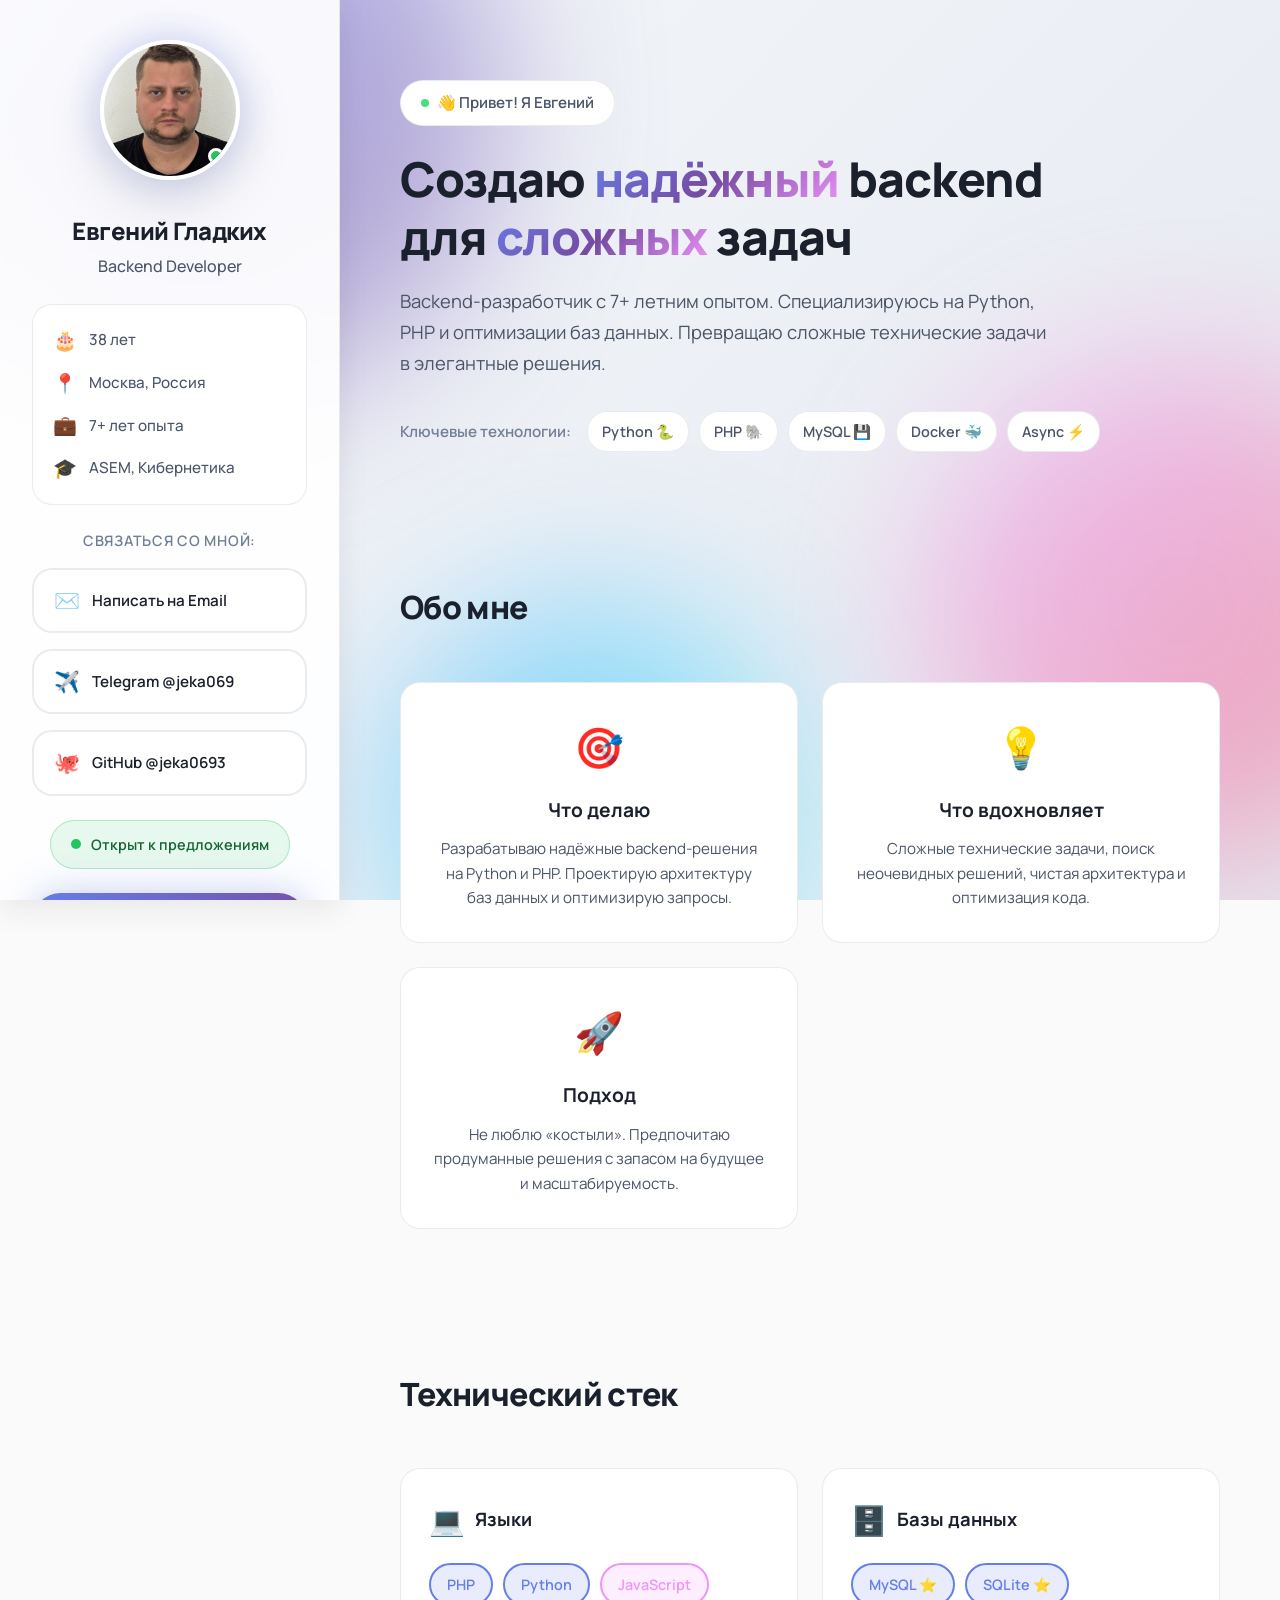
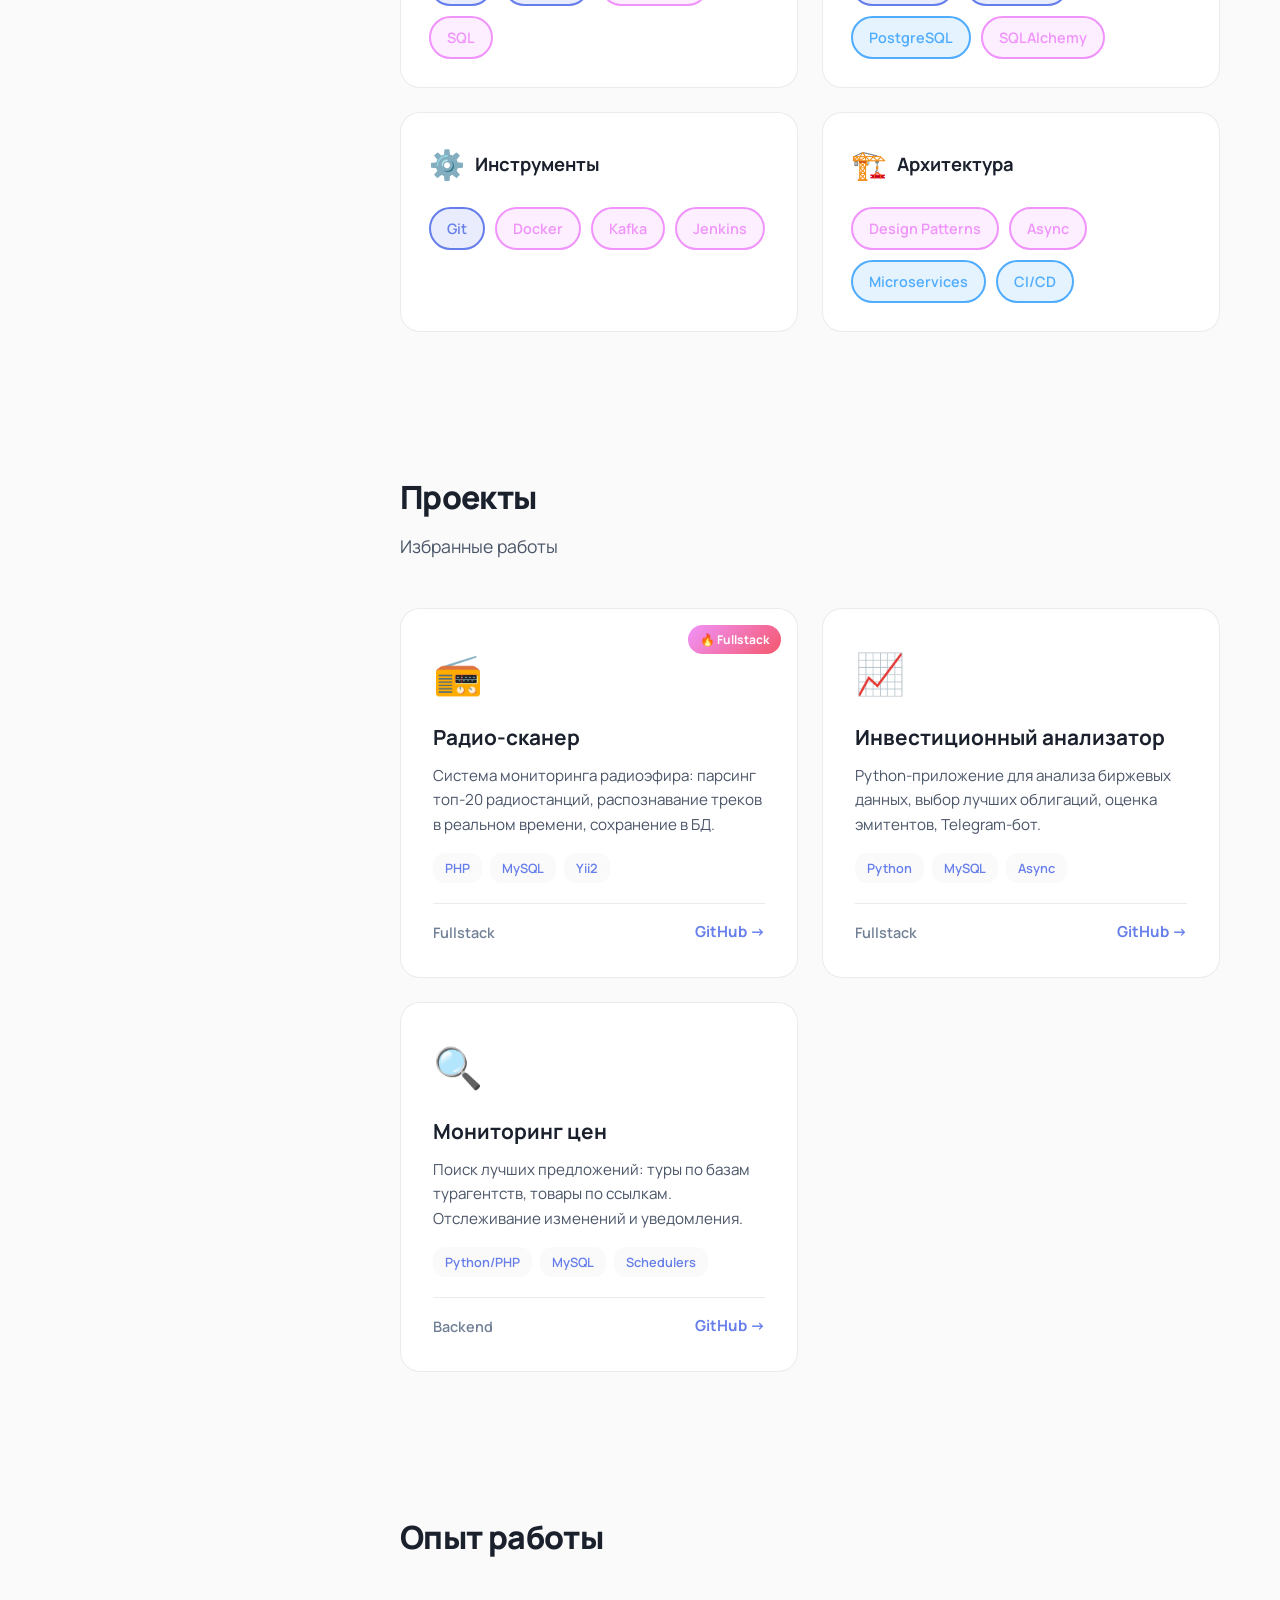
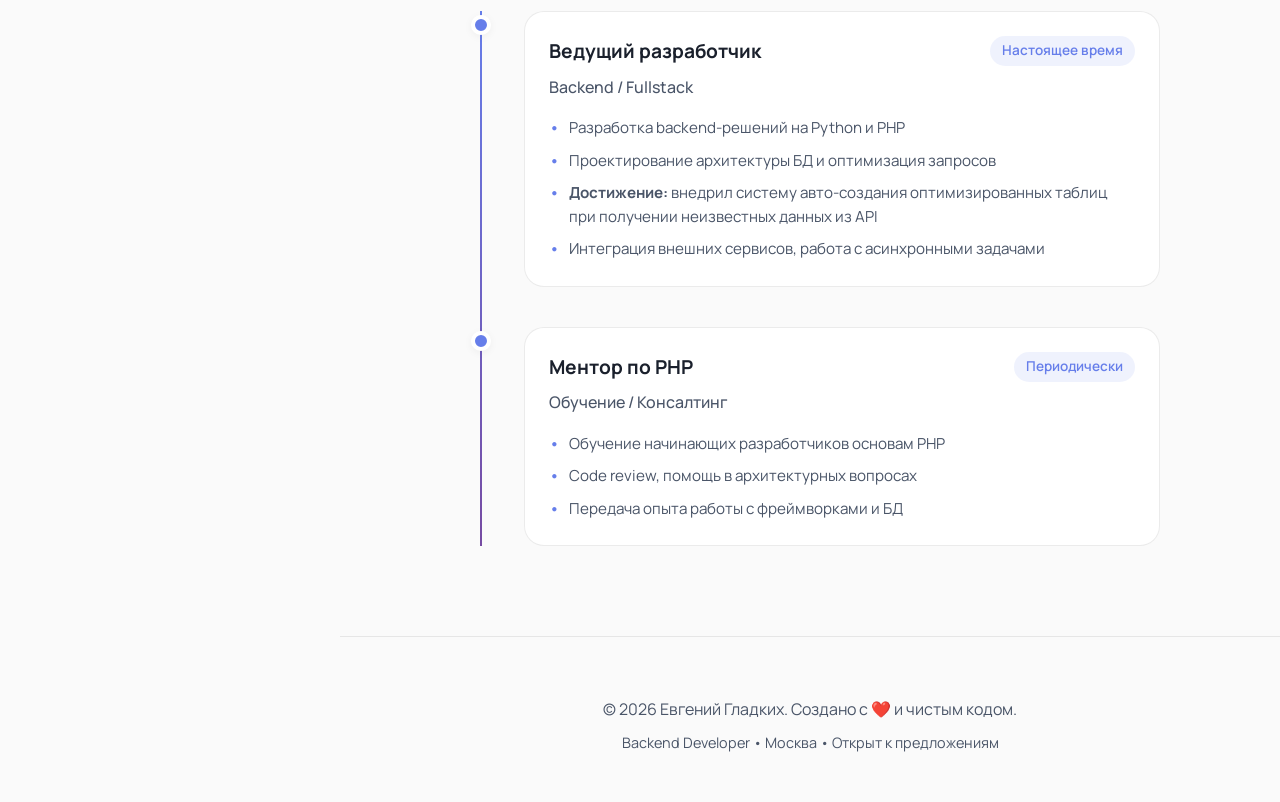
<file: v3/index.html>
<!DOCTYPE html>
<html lang="ru">
<head>
  <meta charset="UTF-8" />
  <meta name="viewport" content="width=device-width, initial-scale=1.0"/>
  <meta name="description" content="Евгений Гладких — Backend-разработчик: Python, PHP, MySQL. Москва.">
  <title>Евгений Гладких | Backend Developer</title>
  
  <link rel="preconnect" href="https://fonts.googleapis.com">
  <link rel="preconnect" href="https://fonts.gstatic.com" crossorigin>
  <link href="https://fonts.googleapis.com/css2?family=Manrope:wght@300;400;500;600;700;800&display=swap" rel="stylesheet">
  
  <link rel="stylesheet" href="style.css" />
  <link rel="icon" href="image/svg+xml,%3Csvg xmlns='http://www.w3.org/2000/svg' viewBox='0 0 100 100'%3E%3Ctext y='.9em' font-size='90'%3E👨‍💻%3C/text%3E%3C/svg%3E">
</head>
<body>
  <!-- Animated Background -->
  <div class="gradient-bg">
    <div class="gradient-orb gradient-orb-1"></div>
    <div class="gradient-orb gradient-orb-2"></div>
    <div class="gradient-orb gradient-orb-3"></div>
  </div>

  <!-- Fixed Sidebar -->
  <aside class="sidebar">
    <div class="sidebar-inner">
      <!-- Photo -->
      <div class="sidebar-photo">
        <div class="photo-wrapper">
          <img src="photo.jpg" alt="Евгений Гладких" class="photo" 
               onerror="this.src='image/svg+xml,%3Csvg xmlns=%22http://www.w3.org/2000/svg%22 viewBox=%220 0 200 200%22%3E%3Crect width=%22200%22 height=%22200%22 fill=%22%23667eea%22/%3E%3Ctext x=%22100%22 y=%22120%22 font-size=%2280%22 text-anchor=%22middle%22 fill=%22white%22 font-family=%22sans-serif%22>👨‍💻%3C/text%3E%3C/svg%3E'">
          <span class="photo-status"></span>
        </div>
      </div>

      <!-- Name & Title -->
      <div class="sidebar-header">
        <h1 class="sidebar-name">Евгений Гладких</h1>
        <p class="sidebar-title">Backend Developer</p>
      </div>

      <!-- Quick Info -->
      <div class="sidebar-info">
        <div class="info-row">
          <span class="info-icon">🎂</span>
          <span class="info-text">38 лет</span>
        </div>
        <div class="info-row">
          <span class="info-icon">📍</span>
          <span class="info-text">Москва, Россия</span>
        </div>
        <div class="info-row">
          <span class="info-icon">💼</span>
          <span class="info-text">7+ лет опыта</span>
        </div>
        <div class="info-row">
          <span class="info-icon">🎓</span>
          <span class="info-text">ASEM, Кибернетика</span>
        </div>
      </div>

      <!-- Contact Buttons -->
      <div class="sidebar-contacts">
        <p class="contacts-label">Связаться со мной:</p>
        
        <a href="mailto:developer.evgen@mail.ru" class="contact-btn contact-email">
          <span class="contact-icon">✉️</span>
          <span class="contact-text">Написать на Email</span>
        </a>
        
        <a href="https://t.me/jeka069" target="_blank" rel="noopener" class="contact-btn contact-telegram">
          <span class="contact-icon">✈️</span>
          <span class="contact-text">Telegram @jeka069</span>
        </a>
        
        <a href="https://github.com/jeka0693" target="_blank" rel="noopener" class="contact-btn contact-github">
          <span class="contact-icon">🐙</span>
          <span class="contact-text">GitHub @jeka0693</span>
        </a>
      </div>

      <!-- Status Badge -->
      <div class="sidebar-status">
        <span class="status-dot"></span>
        Открыт к предложениям
      </div>

      <!-- CV Download -->
      <a href="#" class="btn-cv" download>
        <svg width="18" height="18" viewBox="0 0 24 24" fill="none" stroke="currentColor" stroke-width="2">
          <path d="M21 15v4a2 2 0 0 1-2 2H5a2 2 0 0 1-2-2v-4M7 10l5 5 5-5M12 15V3"/>
        </svg>
        <span>Скачать резюме</span>
      </a>
    </div>
  </aside>

  <!-- Main Content -->
  <main class="main-content">
    
    <!-- Hero Section -->
    <section class="hero">
      <div class="container">
        <div class="hero-badge">
          <span class="badge-pulse"></span>
          👋 Привет! Я Евгений
        </div>
        
        <h2 class="hero-title">
          Создаю <span class="gradient-text">надёжный</span> backend<br>
          для <span class="gradient-text">сложных</span> задач
        </h2>
        
        <p class="hero-subtitle">
          Backend-разработчик с 7+ летним опытом. Специализируюсь на Python, PHP и оптимизации баз данных. 
          Превращаю сложные технические задачи в элегантные решения.
        </p>

        <div class="hero-tech">
          <span class="tech-label">Ключевые технологии:</span>
          <div class="tech-stack">
            <span class="tech-item">Python 🐍</span>
            <span class="tech-item">PHP 🐘</span>
            <span class="tech-item">MySQL 💾</span>
            <span class="tech-item">Docker 🐳</span>
            <span class="tech-item">Async ⚡</span>
          </div>
        </div>
      </div>
    </section>

    <!-- About Section -->
    <section id="about" class="section">
      <div class="container">
        <div class="section-header">
          <h3 class="section-title">Обо мне</h3>
        </div>
        
        <div class="about-grid">
          <div class="about-card">
            <div class="about-icon">🎯</div>
            <h4>Что делаю</h4>
            <p>Разрабатываю надёжные backend-решения на Python и PHP. Проектирую архитектуру баз данных и оптимизирую запросы.</p>
          </div>
          
          <div class="about-card">
            <div class="about-icon">💡</div>
            <h4>Что вдохновляет</h4>
            <p>Сложные технические задачи, поиск неочевидных решений, чистая архитектура и оптимизация кода.</p>
          </div>
          
          <div class="about-card">
            <div class="about-icon">🚀</div>
            <h4>Подход</h4>
            <p>Не люблю «костыли». Предпочитаю продуманные решения с запасом на будущее и масштабируемость.</p>
          </div>
        </div>
      </div>
    </section>

    <!-- Skills Section -->
    <section id="skills" class="section">
      <div class="container">
        <div class="section-header">
          <h3 class="section-title">Технический стек</h3>
        </div>

        <div class="skills-grid">
          <div class="skill-category">
            <div class="skill-header">
              <span class="skill-emoji">💻</span>
              <h4>Языки</h4>
            </div>
            <div class="skill-tags">
              <span class="skill-tag expert">PHP</span>
              <span class="skill-tag expert">Python</span>
              <span class="skill-tag advanced">JavaScript</span>
              <span class="skill-tag advanced">SQL</span>
            </div>
          </div>

          <div class="skill-category">
            <div class="skill-header">
              <span class="skill-emoji">🗄️</span>
              <h4>Базы данных</h4>
            </div>
            <div class="skill-tags">
              <span class="skill-tag expert">MySQL ⭐</span>
              <span class="skill-tag expert">SQLite ⭐</span>
              <span class="skill-tag intermediate">PostgreSQL</span>
              <span class="skill-tag advanced">SQLAlchemy</span>
            </div>
          </div>

          <div class="skill-category">
            <div class="skill-header">
              <span class="skill-emoji">⚙️</span>
              <h4>Инструменты</h4>
            </div>
            <div class="skill-tags">
              <span class="skill-tag expert">Git</span>
              <span class="skill-tag advanced">Docker</span>
              <span class="skill-tag advanced">Kafka</span>
              <span class="skill-tag advanced">Jenkins</span>
            </div>
          </div>

          <div class="skill-category">
            <div class="skill-header">
              <span class="skill-emoji">🏗️</span>
              <h4>Архитектура</h4>
            </div>
            <div class="skill-tags">
              <span class="skill-tag advanced">Design Patterns</span>
              <span class="skill-tag advanced">Async</span>
              <span class="skill-tag intermediate">Microservices</span>
              <span class="skill-tag intermediate">CI/CD</span>
            </div>
          </div>
        </div>
      </div>
    </section>

    <!-- Projects Section -->
    <section id="projects" class="section">
      <div class="container">
        <div class="section-header">
          <h3 class="section-title">Проекты</h3>
          <p class="section-subtitle">Избранные работы</p>
        </div>

        <div class="projects-grid">
          <article class="project-card featured">
            <div class="project-badge">🔥 Fullstack</div>
            <div class="project-icon">📻</div>
            <h4>Радио-сканер</h4>
            <p>Система мониторинга радиоэфира: парсинг топ-20 радиостанций, распознавание треков в реальном времени, сохранение в БД.</p>
            <div class="project-tech">
              <span class="tech-badge">PHP</span>
              <span class="tech-badge">MySQL</span>
              <span class="tech-badge">Yii2</span>
            </div>
            <div class="project-footer">
              <span class="project-role">Fullstack</span>
              <a href="#" class="project-link">GitHub →</a>
            </div>
          </article>

          <article class="project-card">
            <div class="project-icon">📈</div>
            <h4>Инвестиционный анализатор</h4>
            <p>Python-приложение для анализа биржевых данных, выбор лучших облигаций, оценка эмитентов, Telegram-бот.</p>
            <div class="project-tech">
              <span class="tech-badge">Python</span>
              <span class="tech-badge">MySQL</span>
              <span class="tech-badge">Async</span>
            </div>
            <div class="project-footer">
              <span class="project-role">Fullstack</span>
              <a href="#" class="project-link">GitHub →</a>
            </div>
          </article>

          <article class="project-card">
            <div class="project-icon">🔍</div>
            <h4>Мониторинг цен</h4>
            <p>Поиск лучших предложений: туры по базам турагентств, товары по ссылкам. Отслеживание изменений и уведомления.</p>
            <div class="project-tech">
              <span class="tech-badge">Python/PHP</span>
              <span class="tech-badge">MySQL</span>
              <span class="tech-badge">Schedulers</span>
            </div>
            <div class="project-footer">
              <span class="project-role">Backend</span>
              <a href="#" class="project-link">GitHub →</a>
            </div>
          </article>
        </div>
      </div>
    </section>

    <!-- Experience Section -->
    <section id="experience" class="section">
      <div class="container">
        <div class="section-header">
          <h3 class="section-title">Опыт работы</h3>
        </div>

        <div class="timeline">
          <div class="timeline-item">
            <div class="timeline-marker"></div>
            <div class="timeline-content">
              <div class="timeline-header">
                <h4>Ведущий разработчик</h4>
                <span class="timeline-period">Настоящее время</span>
              </div>
              <p class="timeline-company">Backend / Fullstack</p>
              <ul class="timeline-list">
                <li>Разработка backend-решений на Python и PHP</li>
                <li>Проектирование архитектуры БД и оптимизация запросов</li>
                <li><strong>Достижение:</strong> внедрил систему авто-создания оптимизированных таблиц при получении неизвестных данных из API</li>
                <li>Интеграция внешних сервисов, работа с асинхронными задачами</li>
              </ul>
            </div>
          </div>

          <div class="timeline-item">
            <div class="timeline-marker"></div>
            <div class="timeline-content">
              <div class="timeline-header">
                <h4>Ментор по PHP</h4>
                <span class="timeline-period">Периодически</span>
              </div>
              <p class="timeline-company">Обучение / Консалтинг</p>
              <ul class="timeline-list">
                <li>Обучение начинающих разработчиков основам PHP</li>
                <li>Code review, помощь в архитектурных вопросах</li>
                <li>Передача опыта работы с фреймворками и БД</li>
              </ul>
            </div>
          </div>
        </div>
      </div>
    </section>

    <!-- Footer -->
    <footer class="footer">
      <div class="container">
        <p>© <span id="year"></span> Евгений Гладких. Создано с <span class="heart">❤️</span> и чистым кодом.</p>
        <p class="footer-note">Backend Developer • Москва • Открыт к предложениям</p>
      </div>
    </footer>

  </main>

  <script src="script.js"></script>
</body>
</html>
</file>
<file: style.css>
/* ===== CSS Variables & Reset ===== */
:root {
  --bg: #ffffff;
  --text: #1a1a2e;
  --text-secondary: #4a4a68;
  --primary: #4361ee;
  --primary-hover: #3a56d4;
  --card-bg: #f8f9fc;
  --border: #e0e0f0;
  --shadow: 0 4px 20px rgba(0, 0, 0, 0.08);
  --radius: 12px;
  --transition: 0.3s ease;
}

[data-theme="dark"] {
  --bg: #0f0f1a;
  --text: #f0f0ff;
  --text-secondary: #b0b0d0;
  --primary: #5a76ff;
  --primary-hover: #748dff;
  --card-bg: #1a1a2e;
  --border: #2a2a4a;
  --shadow: 0 4px 20px rgba(0, 0, 0, 0.4);
}

* { box-sizing: border-box; margin: 0; padding: 0; }
html { scroll-behavior: smooth; }
@media (prefers-reduced-motion: reduce) { html { scroll-behavior: auto; } }

body {
  font-family: system-ui, -apple-system, 'Segoe UI', Roboto, sans-serif;
  background: var(--bg);
  color: var(--text);
  line-height: 1.6;
  transition: background var(--transition), color var(--transition);
}

.container { max-width: 1100px; margin: 0 auto; padding: 0 20px; }
a { color: var(--primary); text-decoration: none; transition: color var(--transition); }
a:hover { color: var(--primary-hover); }

/* ===== Theme Toggle ===== */
.theme-toggle {
  position: fixed;
  top: 20px;
  right: 20px;
  background: var(--card-bg);
  border: 1px solid var(--border);
  border-radius: 50%;
  width: 44px;
  height: 44px;
  font-size: 1.2rem;
  cursor: pointer;
  display: grid;
  place-items: center;
  transition: transform var(--transition), background var(--transition);
  z-index: 100;
}
.theme-toggle:hover { transform: scale(1.1); }

/* ===== Hero ===== */
.hero {
  padding: 100px 0 60px;
  text-align: center;
  background: linear-gradient(135deg, var(--card-bg) 0%, transparent 100%);
}
.hero h1 {
  font-size: clamp(2rem, 5vw, 3rem);
  margin-bottom: 16px;
  font-weight: 700;
}
.highlight {
  background: linear-gradient(90deg, var(--primary), #7209b7);
  -webkit-background-clip: text;
  -webkit-text-fill-color: transparent;
}
.subtitle {
  font-size: 1.2rem;
  color: var(--text-secondary);
  margin-bottom: 32px;
}
.hero-links {
  display: flex;
  gap: 12px;
  justify-content: center;
  flex-wrap: wrap;
}

/* ===== Buttons ===== */
.btn {
  padding: 12px 24px;
  background: var(--primary);
  color: white;
  border-radius: var(--radius);
  font-weight: 500;
  transition: transform var(--transition), background var(--transition);
}
.btn:hover { background: var(--primary-hover); transform: translateY(-2px); }
.btn-outline {
  background: transparent;
  border: 2px solid var(--primary);
  color: var(--primary);
}
.btn-outline:hover { background: var(--primary); color: white; }
.btn-ghost {
  background: transparent;
  color: var(--text);
}
.btn-ghost:hover { color: var(--primary); }

/* ===== Sections ===== */
.section { padding: 60px 0; }
.section h2 {
  font-size: 1.8rem;
  margin-bottom: 24px;
  position: relative;
  display: inline-block;
}
.section h2::after {
  content: '';
  position: absolute;
  bottom: -8px;
  left: 0;
  width: 40px;
  height: 4px;
  background: var(--primary);
  border-radius: 2px;
}

/* ===== Highlights & Skills ===== */
.highlights {
  list-style: none;
  display: grid;
  gap: 12px;
  margin-top: 20px;
}
.highlights li {
  padding: 8px 0;
  border-left: 3px solid var(--primary);
  padding-left: 16px;
}

.skills-grid {
  display: grid;
  grid-template-columns: repeat(auto-fit, minmax(140px, 1fr));
  gap: 16px;
  margin-top: 20px;
}
.skill-card {
  background: var(--card-bg);
  border: 1px solid var(--border);
  border-radius: var(--radius);
  padding: 16px;
  text-align: center;
  transition: transform var(--transition), box-shadow var(--transition);
}
.skill-card:hover {
  transform: translateY(-4px);
  box-shadow: var(--shadow);
}
.skill-icon { font-size: 1.5rem; display: block; margin-bottom: 8px; }

/* ===== Projects ===== */
.projects-grid {
  display: grid;
  gap: 24px;
  margin-top: 20px;
}
.project-card {
  background: var(--card-bg);
  border: 1px solid var(--border);
  border-radius: var(--radius);
  padding: 24px;
  transition: transform var(--transition), box-shadow var(--transition);
}
.project-card:hover {
  transform: translateY(-4px);
  box-shadow: var(--shadow);
}
.project-card h3 { margin-bottom: 12px; }
.project-card p { color: var(--text-secondary); margin-bottom: 16px; }
.tags {
  display: flex;
  gap: 8px;
  flex-wrap: wrap;
  margin-bottom: 16px;
}
.tags span {
  background: var(--primary);
  color: white;
  padding: 4px 12px;
  border-radius: 20px;
  font-size: 0.85rem;
  font-weight: 500;
}
.project-link { font-weight: 500; }

/* ===== Contact ===== */
.contact-links {
  display: flex;
  gap: 16px;
  flex-wrap: wrap;
  margin-top: 20px;
}
.contact-link {
  display: flex;
  align-items: center;
  gap: 8px;
  padding: 12px 20px;
  background: var(--card-bg);
  border: 1px solid var(--border);
  border-radius: var(--radius);
  transition: transform var(--transition);
}
.contact-link:hover { transform: translateY(-2px); border-color: var(--primary); }
.icon { font-size: 1.2rem; }

/* ===== Footer ===== */
.footer {
  text-align: center;
  padding: 40px 0;
  color: var(--text-secondary);
  font-size: 0.95rem;
  border-top: 1px solid var(--border);
  margin-top: 40px;
}

/* ===== Responsive ===== */
@media (max-width: 600px) {
  .hero { padding: 80px 0 40px; }
  .section { padding: 40px 0; }
  .hero-links, .contact-links { flex-direction: column; align-items: center; }
  .btn { width: 100%; max-width: 280px; }
}
</file>
<file: v1/style.css>
/* ===== CSS Variables — Business Professional Palette ===== */
:root {
  /* Primary: Professional Blue */
  --primary: #2563eb;
  --primary-hover: #1d4ed8;
  --primary-light: rgba(37, 99, 235, 0.1);
  
  /* Secondary: Corporate Yellow/Gold */
  --secondary: #f59e0b;
  --secondary-hover: #d97706;
  --secondary-light: rgba(245, 158, 11, 0.1);
  
  /* Backgrounds */
  --bg-primary: #f8fafc;
  --bg-secondary: #ffffff;
  --bg-card: #ffffff;
  --bg-accent: #eff6ff;
  
  /* Text */
  --text-primary: #0f172a;
  --text-secondary: #475569;
  --text-muted: #94a3b8;
  
  /* UI Elements */
  --border-color: #e2e8f0;
  --shadow-sm: 0 1px 2px rgba(0, 0, 0, 0.05);
  --shadow-md: 0 4px 6px -1px rgba(0, 0, 0, 0.1);
  --shadow-lg: 0 10px 15px -3px rgba(0, 0, 0, 0.1);
  --shadow-glow: 0 0 40px rgba(37, 99, 235, 0.2);
  
  /* Spacing & sizing */
  --radius-sm: 8px;
  --radius-md: 16px;
  --radius-lg: 24px;
  --radius-full: 9999px;
  
  /* Transitions */
  --transition-fast: 0.2s ease;
  --transition-base: 0.3s ease;
  --transition-slow: 0.5s ease;
}

/* Dark theme — Professional Dark Blue */
[data-theme="dark"] {
  --bg-primary: #0f172a;
  --bg-secondary: #1e293b;
  --bg-card: #1e293b;
  --bg-accent: #172554;
  
  --text-primary: #f1f5f9;
  --text-secondary: #cbd5e1;
  --text-muted: #64748b;
  
  --border-color: #334155;
  --shadow-sm: 0 1px 2px rgba(0, 0, 0, 0.3);
  --shadow-md: 0 4px 6px -1px rgba(0, 0, 0, 0.4);
  --shadow-lg: 0 10px 15px -3px rgba(0, 0, 0, 0.5);
  --shadow-glow: 0 0 40px rgba(37, 99, 235, 0.3);
}

/* ===== Reset & Base ===== */
* {
  box-sizing: border-box;
  margin: 0;
  padding: 0;
}

html {
  scroll-behavior: smooth;
  font-size: 16px;
}

@media (prefers-reduced-motion: reduce) {
  html { scroll-behavior: auto; }
  *, *::before, *::after {
    animation-duration: 0.01ms !important;
    animation-iteration-count: 1 !important;
    transition-duration: 0.01ms !important;
  }
}

body {
  font-family: 'Inter', -apple-system, BlinkMacSystemFont, 'Segoe UI', Roboto, sans-serif;
  background: var(--bg-primary);
  color: var(--text-primary);
  line-height: 1.6;
  overflow-x: hidden;
  transition: background var(--transition-base), color var(--transition-base);
  position: relative;
}

a {
  color: var(--primary);
  text-decoration: none;
  transition: color var(--transition-fast);
}

a:hover {
  color: var(--primary-hover);
}

/* ===== Animated Background — Professional ===== */
.bg-animation {
  position: fixed;
  inset: 0;
  z-index: -1;
  overflow: hidden;
  pointer-events: none;
}

.bg-gradient {
  position: absolute;
  inset: 0;
  background: 
    radial-gradient(ellipse at top, var(--primary-light) 0%, transparent 50%),
    radial-gradient(ellipse at bottom right, var(--secondary-light) 0%, transparent 50%);
  opacity: 0.6;
  animation: gradientFloat 20s ease-in-out infinite;
}

@keyframes gradientFloat {
  0%, 100% { transform: translate(0, 0); }
  50% { transform: translate(2%, -2%); }
}

.bg-grid {
  position: absolute;
  inset: 0;
  background-image: 
    linear-gradient(var(--border-color) 1px, transparent 1px),
    linear-gradient(90deg, var(--border-color) 1px, transparent 1px);
  background-size: 50px 50px;
  opacity: 0.3;
}

.floating-dots {
  position: absolute;
  inset: 0;
}

.dot {
  position: absolute;
  width: 4px;
  height: 4px;
  background: var(--primary);
  border-radius: 50%;
  opacity: 0.3;
  animation: floatDot 15s ease-in-out infinite;
}

.dot:nth-child(1) { top: 20%; left: 10%; animation-delay: 0s; }
.dot:nth-child(2) { top: 60%; right: 15%; animation-delay: 2s; }
.dot:nth-child(3) { bottom: 30%; left: 25%; animation-delay: 4s; }
.dot:nth-child(4) { top: 40%; right: 30%; animation-delay: 6s; }
.dot:nth-child(5) { bottom: 70%; left: 40%; animation-delay: 8s; }
.dot:nth-child(6) { top: 10%; right: 45%; animation-delay: 10s; }

@keyframes floatDot {
  0%, 100% { transform: translate(0, 0); opacity: 0.3; }
  50% { transform: translate(20px, -30px); opacity: 0.6; }
}

/* ===== Container ===== */
.container {
  max-width: 1100px;
  margin: 0 auto;
  padding: 0 24px;
}

/* ===== Theme Toggle ===== */
.theme-toggle {
  position: fixed;
  top: 24px;
  right: 24px;
  width: 48px;
  height: 48px;
  border-radius: var(--radius-full);
  background: var(--bg-card);
  border: 2px solid var(--border-color);
  cursor: pointer;
  display: grid;
  place-items: center;
  font-size: 1.5rem;
  transition: all var(--transition-base);
  z-index: 1000;
  box-shadow: var(--shadow-md);
}

.theme-toggle:hover {
  transform: rotate(180deg) scale(1.1);
  box-shadow: var(--shadow-lg);
}

.toggle-icon {
  transition: transform var(--transition-base);
}

/* ===== Hero Section ===== */
.hero {
  min-height: 100vh;
  display: flex;
  align-items: center;
  padding: 120px 0 80px;
  position: relative;
}

.hero-content {
  display: grid;
  grid-template-columns: auto 1fr;
  gap: 60px;
  align-items: center;
}

/* Photo Section */
.hero-photo {
  display: flex;
  flex-direction: column;
  align-items: center;
  gap: 20px;
}

.photo-frame {
  position: relative;
  width: 280px;
  height: 280px;
  border-radius: var(--radius-full);
  overflow: hidden;
  box-shadow: var(--shadow-md), var(--shadow-glow);
  border: 4px solid var(--bg-card);
}

.photo {
  width: 100%;
  height: 100%;
  object-fit: cover;
  transition: transform var(--transition-slow);
}

.photo-frame:hover .photo {
  transform: scale(1.05);
}

.photo-ring {
  position: absolute;
  inset: -4px;
  border-radius: var(--radius-full);
  border: 2px solid var(--primary);
  animation: ringPulse 3s ease-in-out infinite;
  pointer-events: none;
}

@keyframes ringPulse {
  0%, 100% { transform: scale(1); opacity: 1; }
  50% { transform: scale(1.05); opacity: 0.7; }
}

.status-badge {
  display: flex;
  align-items: center;
  gap: 8px;
  padding: 8px 16px;
  background: var(--bg-card);
  border: 2px solid var(--secondary);
  border-radius: var(--radius-full);
  font-size: 0.9rem;
  font-weight: 500;
  color: var(--text-secondary);
  box-shadow: var(--shadow-sm);
}

.status-dot {
  width: 8px;
  height: 8px;
  background: #22c55e;
  border-radius: var(--radius-full);
  animation: pulse 2s ease-in-out infinite;
}

@keyframes pulse {
  0%, 100% { opacity: 1; transform: scale(1); }
  50% { opacity: 0.5; transform: scale(1.2); }
}

/* Hero Text */
.hero-text {
  text-align: left;
}

.greeting {
  font-size: 1.2rem;
  color: var(--text-secondary);
  margin-bottom: 12px;
  font-weight: 400;
}

.wave {
  display: inline-block;
  animation: wave 2s ease-in-out infinite;
}

@keyframes wave {
  0%, 100% { transform: rotate(0deg); }
  25% { transform: rotate(14deg); }
  75% { transform: rotate(-8deg); }
}

.hero-text h1 {
  font-family: 'Playfair Display', serif;
  font-size: clamp(2.5rem, 5vw, 3.5rem);
  font-weight: 700;
  margin-bottom: 16px;
  line-height: 1.2;
  color: var(--text-primary);
}

.highlight {
  background: linear-gradient(90deg, var(--primary), var(--secondary));
  -webkit-background-clip: text;
  -webkit-text-fill-color: transparent;
  background-clip: text;
}

.subtitle {
  font-size: 1.25rem;
  color: var(--text-secondary);
  margin-bottom: 32px;
  line-height: 1.6;
}

/* Stats */
.hero-stats {
  display: flex;
  gap: 40px;
  margin-bottom: 40px;
}

.stat {
  text-align: center;
}

.stat-number {
  display: block;
  font-size: 2rem;
  font-weight: 700;
  background: linear-gradient(90deg, var(--primary), var(--secondary));
  -webkit-background-clip: text;
  -webkit-text-fill-color: transparent;
  background-clip: text;
}

.stat-label {
  font-size: 0.9rem;
  color: var(--text-muted);
  font-weight: 400;
}

/* Hero Links */
.hero-links {
  display: flex;
  gap: 16px;
  flex-wrap: wrap;
}

/* ===== Buttons ===== */
.btn {
  display: inline-flex;
  align-items: center;
  gap: 8px;
  padding: 14px 28px;
  border-radius: var(--radius-md);
  font-weight: 600;
  font-size: 1rem;
  text-decoration: none;
  transition: all var(--transition-base);
  cursor: pointer;
  border: none;
}

.btn-primary {
  background: linear-gradient(135deg, var(--primary), var(--primary-hover));
  color: white;
  box-shadow: var(--shadow-md);
}

.btn-primary:hover {
  transform: translateY(-2px);
  box-shadow: var(--shadow-lg), var(--shadow-glow);
}

.btn-secondary {
  background: var(--bg-card);
  color: var(--primary);
  border: 2px solid var(--primary);
}

.btn-secondary:hover {
  background: var(--primary-light);
  transform: translateY(-2px);
}

.btn-ghost {
  background: transparent;
  color: var(--text-secondary);
  border: 2px solid transparent;
}

.btn-ghost:hover {
  color: var(--primary);
  border-color: var(--primary);
}

.btn-large {
  padding: 18px 36px;
  font-size: 1.1rem;
}

/* ===== Sections ===== */
.section {
  padding: 100px 0;
}

.section-header {
  text-align: center;
  margin-bottom: 60px;
}

.section-title {
  font-family: 'Playfair Display', serif;
  font-size: 2.5rem;
  font-weight: 700;
  color: var(--text-primary);
  margin-bottom: 16px;
}

.section-line {
  width: 80px;
  height: 4px;
  background: linear-gradient(90deg, var(--primary), var(--secondary));
  margin: 0 auto;
  border-radius: var(--radius-full);
}

/* ===== About Section ===== */
.about-grid {
  display: grid;
  grid-template-columns: 1.5fr 1fr;
  gap: 60px;
  align-items: start;
}

.lead {
  font-size: 1.25rem;
  font-weight: 500;
  color: var(--text-primary);
  margin-bottom: 24px;
  line-height: 1.8;
  padding-left: 24px;
  border-left: 4px solid var(--primary);
}

.about-content p {
  margin-bottom: 20px;
  color: var(--text-secondary);
  line-height: 1.8;
}

.interests {
  margin-top: 40px;
}

.interests h3 {
  font-size: 1.3rem;
  margin-bottom: 20px;
  color: var(--text-primary);
}

.interests-list {
  list-style: none;
  display: grid;
  gap: 12px;
}

.interests-list li {
  display: flex;
  align-items: center;
  gap: 12px;
  color: var(--text-secondary);
  padding: 12px;
  background: var(--bg-card);
  border-radius: var(--radius-md);
  transition: all var(--transition-fast);
}

.interests-list li:hover {
  transform: translateX(8px);
  box-shadow: var(--shadow-sm);
}

.icon {
  font-size: 1.2rem;
}

/* Info Cards */
.about-cards {
  display: grid;
  gap: 20px;
}

.info-card {
  background: var(--bg-card);
  padding: 28px;
  border-radius: var(--radius-md);
  box-shadow: var(--shadow-sm);
  border: 2px solid var(--border-color);
  transition: all var(--transition-base);
}

.info-card:hover {
  transform: translateY(-4px);
  box-shadow: var(--shadow-md);
  border-color: var(--secondary);
}

.card-icon {
  font-size: 2.5rem;
  margin-bottom: 12px;
}

.info-card h4 {
  font-size: 1.1rem;
  margin-bottom: 8px;
  color: var(--text-primary);
}

.info-card p {
  color: var(--text-secondary);
  margin-bottom: 4px;
}

.card-detail {
  font-size: 0.9rem;
  color: var(--text-muted);
}

/* ===== Skills Section ===== */
.skills-container {
  display: grid;
  gap: 32px;
}

.skill-category {
  background: var(--bg-card);
  padding: 32px;
  border-radius: var(--radius-md);
  border: 2px solid var(--border-color);
  transition: all var(--transition-base);
}

.skill-category:hover {
  border-color: var(--secondary);
  box-shadow: var(--shadow-md);
}

.category-title {
  display: flex;
  align-items: center;
  gap: 12px;
  font-size: 1.2rem;
  margin-bottom: 20px;
  color: var(--text-primary);
}

.category-icon {
  font-size: 1.5rem;
}

.skill-tags {
  display: flex;
  flex-wrap: wrap;
  gap: 12px;
}

.skill-tag {
  padding: 8px 16px;
  background: var(--bg-secondary);
  border: 1px solid var(--border-color);
  border-radius: var(--radius-full);
  font-size: 0.9rem;
  font-weight: 500;
  transition: all var(--transition-fast);
}

.skill-tag.level-expert {
  background: var(--primary-light);
  border-color: var(--primary);
  color: var(--primary);
  font-weight: 600;
}

.skill-tag.level-advanced {
  background: var(--secondary-light);
  border-color: var(--secondary);
  color: var(--secondary-hover);
}

.skill-tag.level-junior {
  background: var(--bg-secondary);
  border-color: var(--border-color);
  color: var(--text-secondary);
}

.skill-tag:hover {
  transform: translateY(-2px);
  box-shadow: var(--shadow-sm);
}

/* ===== Experience Section ===== */
.timeline {
  position: relative;
  max-width: 800px;
  margin: 0 auto;
}

.timeline::before {
  content: '';
  position: absolute;
  left: 24px;
  top: 0;
  bottom: 0;
  width: 2px;
  background: linear-gradient(to bottom, var(--primary), var(--secondary));
}

.timeline-item {
  position: relative;
  padding-left: 80px;
  padding-bottom: 40px;
}

.timeline-item:last-child {
  padding-bottom: 0;
}

.timeline-marker {
  position: absolute;
  left: 14px;
  top: 8px;
  width: 20px;
  height: 20px;
  background: var(--primary);
  border-radius: var(--radius-full);
  border: 4px solid var(--bg-primary);
  box-shadow: var(--shadow-md);
}

.timeline-content {
  background: var(--bg-card);
  padding: 28px;
  border-radius: var(--radius-md);
  border: 2px solid var(--border-color);
  transition: all var(--transition-base);
}

.timeline-content:hover {
  border-color: var(--secondary);
  box-shadow: var(--shadow-md);
  transform: translateX(8px);
}

.timeline-header {
  display: flex;
  justify-content: space-between;
  align-items: flex-start;
  margin-bottom: 8px;
  flex-wrap: wrap;
  gap: 12px;
}

.timeline-header h3 {
  font-size: 1.3rem;
  color: var(--text-primary);
}

.timeline-period {
  font-size: 0.9rem;
  color: var(--primary);
  font-weight: 600;
  background: var(--primary-light);
  padding: 4px 12px;
  border-radius: var(--radius-full);
}

.timeline-company {
  font-size: 1rem;
  color: var(--text-secondary);
  margin-bottom: 16px;
  font-weight: 500;
}

.timeline-list {
  list-style: none;
  display: grid;
  gap: 8px;
}

.timeline-list li {
  position: relative;
  padding-left: 24px;
  color: var(--text-secondary);
  line-height: 1.6;
}

.timeline-list li::before {
  content: '→';
  position: absolute;
  left: 0;
  color: var(--primary);
  font-weight: 700;
}

/* ===== Projects Section ===== */
.projects-grid {
  display: grid;
  gap: 28px;
  margin-bottom: 40px;
}

.project-card {
  background: var(--bg-card);
  padding: 32px;
  border-radius: var(--radius-md);
  border: 1px solid var(--border-color);
  transition: all var(--transition-base);
  position: relative;
}

.project-card::before {
  content: '';
  position: absolute;
  top: 0;
  left: 0;
  right: 0;
  height: 3px;
  background: linear-gradient(90deg, var(--primary), var(--secondary));
  transform: scaleX(0);
  transition: transform var(--transition-base);
}

.project-card:hover {
  transform: translateY(-4px);
  box-shadow: var(--shadow-lg);
  border-color: var(--primary);
}

.project-card:hover::before {
  transform: scaleX(1);
}

.project-card.featured {
  border-width: 2px;
  border-color: var(--primary);
}

.project-badge {
  position: absolute;
  top: 16px;
  right: 16px;
  background: var(--primary);
  color: white;
  padding: 4px 12px;
  border-radius: var(--radius-full);
  font-size: 0.8rem;
  font-weight: 600;
}

.project-header {
  display: flex;
  justify-content: space-between;
  align-items: flex-start;
  margin-bottom: 16px;
}

.project-header h3 {
  font-size: 1.4rem;
  color: var(--text-primary);
  margin-bottom: 8px;
}

.project-links {
  display: flex;
  gap: 12px;
}

.project-link-icon {
  font-size: 1.3rem;
  transition: transform var(--transition-fast);
  display: inline-block;
}

.project-link-icon:hover {
  transform: scale(1.2);
}

.project-description {
  color: var(--text-secondary);
  line-height: 1.7;
  margin-bottom: 20px;
}

.project-tech {
  display: flex;
  flex-wrap: wrap;
  gap: 10px;
  margin-bottom: 16px;
}

.tech-badge {
  padding: 4px 12px;
  background: var(--bg-accent);
  border-radius: var(--radius-sm);
  font-size: 0.85rem;
  font-weight: 500;
  color: var(--primary);
}

.project-role {
  margin-top: 12px;
  padding-top: 12px;
  border-top: 1px solid var(--border-color);
  font-size: 0.9rem;
  color: var(--text-secondary);
}

.text-center {
  text-align: center;
}

.projects-note {
  color: var(--text-secondary);
  margin-bottom: 24px;
  font-style: italic;
}

/* ===== Contact Section ===== */
.contact-container {
  display: grid;
  grid-template-columns: 1fr auto;
  gap: 60px;
  align-items: center;
}

.contact-intro {
  font-size: 1.2rem;
  color: var(--text-secondary);
  line-height: 1.8;
  margin-bottom: 40px;
}

.contact-methods {
  display: grid;
  gap: 20px;
}

.contact-method {
  display: flex;
  align-items: center;
  gap: 20px;
  padding: 24px;
  background: var(--bg-card);
  border: 2px solid var(--border-color);
  border-radius: var(--radius-md);
  text-decoration: none;
  transition: all var(--transition-base);
}

.contact-method:hover {
  border-color: var(--primary);
  transform: translateX(8px);
  box-shadow: var(--shadow-md);
}

.contact-icon {
  font-size: 2rem;
  width: 60px;
  height: 60px;
  display: grid;
  place-items: center;
  background: var(--bg-accent);
  border-radius: var(--radius-md);
}

.contact-label {
  display: block;
  font-size: 0.9rem;
  color: var(--text-muted);
  margin-bottom: 4px;
}

.contact-value {
  font-weight: 600;
  color: var(--text-primary);
}

/* CTA Card */
.cta-card {
  background: linear-gradient(135deg, var(--primary), var(--primary-hover));
  padding: 40px;
  border-radius: var(--radius-lg);
  color: white;
  max-width: 360px;
  box-shadow: var(--shadow-lg), var(--shadow-glow);
}

.cta-card h3 {
  font-size: 1.5rem;
  margin-bottom: 16px;
}

.cta-card p {
  margin-bottom: 24px;
  opacity: 0.95;
  line-height: 1.6;
}

.cta-card .btn {
  background: white;
  color: var(--primary);
  width: 100%;
  justify-content: center;
  margin-top: 16px;
}

.cta-card .btn:hover {
  transform: translateY(-2px);
  box-shadow: var(--shadow-md);
}

/* ===== Footer ===== */
.footer {
  text-align: center;
  padding: 60px 0 40px;
  border-top: 2px solid var(--border-color);
  margin-top: 40px;
}

.footer p {
  color: var(--text-secondary);
  margin-bottom: 8px;
}

.heart {
  color: #ef4444;
  display: inline-block;
  animation: heartbeat 1.5s ease-in-out infinite;
}

@keyframes heartbeat {
  0%, 100% { transform: scale(1); }
  10%, 30% { transform: scale(1.1); }
  20%, 40% { transform: scale(1); }
}

.footer-note {
  font-size: 0.9rem;
  color: var(--text-muted);
}

/* ===== Fade-in Animation ===== */
.fade-in {
  opacity: 0;
  transform: translateY(30px);
  transition: opacity 0.6s ease, transform 0.6s ease;
}

.fade-in.visible {
  opacity: 1;
  transform: translateY(0);
}

/* ===== Responsive Design ===== */
@media (max-width: 900px) {
  .hero-content {
    grid-template-columns: 1fr;
    text-align: center;
  }
  
  .hero-photo {
    order: -1;
    margin: 0 auto 40px;
  }
  
  .hero-text {
    text-align: center;
  }
  
  .hero-stats {
    justify-content: center;
  }
  
  .hero-links {
    justify-content: center;
  }
  
  .about-grid {
    grid-template-columns: 1fr;
  }
  
  .contact-container {
    grid-template-columns: 1fr;
  }
  
  .cta-card {
    max-width: 100%;
  }
}

@media (max-width: 600px) {
  .section {
    padding: 60px 0;
  }
  
  .section-title {
    font-size: 2rem;
  }
  
  .hero-stats {
    flex-direction: column;
    gap: 20px;
  }
  
  .stat-number {
    font-size: 1.5rem;
  }
  
  .hero-links {
    flex-direction: column;
    align-items: center;
  }
  
  .btn {
    width: 100%;
    max-width: 280px;
    justify-content: center;
  }
  
  .timeline::before {
    left: 16px;
  }
  
  .timeline-item {
    padding-left: 56px;
  }
  
  .timeline-marker {
    left: 8px;
  }
  
  .timeline-header {
    flex-direction: column;
  }
  
  .contact-method {
    flex-direction: column;
    text-align: center;
  }
}

/* ===== Accessibility ===== */
a:focus-visible,
button:focus-visible {
  outline: 2px solid var(--secondary);
  outline-offset: 2px;
}

/* Print styles */
@media print {
  .bg-animation,
  .theme-toggle,
  .hero-links,
  .contact-cta {
    display: none;
  }
  
  body {
    background: white;
    color: black;
  }
  
  .project-card,
  .info-card,
  .skill-category {
    break-inside: avoid;
  }
}
</file>
<file: v2/style.css>
/* ===== CSS Variables — Modern Vibrant Palette ===== */
:root {
  /* Vibrant Gradients */
  --gradient-1: linear-gradient(135deg, #667eea 0%, #764ba2 100%);
  --gradient-2: linear-gradient(135deg, #f093fb 0%, #f5576c 100%);
  --gradient-3: linear-gradient(135deg, #4facfe 0%, #00f2fe 100%);
  --gradient-4: linear-gradient(135deg, #43e97b 0%, #38f9d7 100%);
  --gradient-mixed: linear-gradient(135deg, #667eea 0%, #764ba2 50%, #f093fb 100%);
  
  /* Colors */
  --primary: #667eea;
  --primary-dark: #5568d3;
  --secondary: #764ba2;
  --accent: #f093fb;
  --accent-2: #4facfe;
  
  /* Background */
  --bg-primary: #fafafa;
  --bg-secondary: #ffffff;
  --bg-glass: rgba(255, 255, 255, 0.75);
  
  /* Text */
  --text-primary: #1a202c;
  --text-secondary: #4a5568;
  --text-muted: #718096;
  
  /* UI */
  --border-glass: rgba(255, 255, 255, 0.4);
  --shadow-sm: 0 2px 8px rgba(0, 0, 0, 0.05);
  --shadow-md: 0 8px 30px rgba(0, 0, 0, 0.08);
  --shadow-lg: 0 20px 60px rgba(0, 0, 0, 0.12);
  --shadow-glow: 0 0 40px rgba(102, 126, 234, 0.35);
  
  /* Spacing */
  --radius-sm: 12px;
  --radius-md: 20px;
  --radius-lg: 28px;
  --radius-xl: 40px;
  
  /* Transitions */
  --transition-fast: 0.2s ease;
  --transition-base: 0.3s ease;
  --transition-slow: 0.5s ease;
}

/* Dark theme */
[data-theme="dark"] {
  --bg-primary: #0f172a;
  --bg-secondary: #1e293b;
  --bg-glass: rgba(30, 41, 59, 0.75);
  
  --text-primary: #f1f5f9;
  --text-secondary: #cbd5e1;
  --text-muted: #94a3b8;
  
  --border-glass: rgba(255, 255, 255, 0.15);
  --shadow-md: 0 8px 30px rgba(0, 0, 0, 0.3);
  --shadow-lg: 0 20px 60px rgba(0, 0, 0, 0.4);
}

/* ===== Reset & Base ===== */
*, *::before, *::after {
  box-sizing: border-box;
  margin: 0;
  padding: 0;
}

html {
  scroll-behavior: smooth;
  font-size: 16px;
}

@media (prefers-reduced-motion: reduce) {
  html { scroll-behavior: auto; }
  *, *::before, *::after {
    animation-duration: 0.01ms !important;
    animation-iteration-count: 1 !important;
    transition-duration: 0.01ms !important;
  }
}

body {
  font-family: 'Manrope', -apple-system, BlinkMacSystemFont, 'Segoe UI', Roboto, sans-serif;
  background: var(--bg-primary);
  color: var(--text-primary);
  line-height: 1.6;
  overflow-x: hidden;
  position: relative;
  -webkit-font-smoothing: antialiased;
  -moz-osx-font-smoothing: grayscale;
}

a {
  color: inherit;
  text-decoration: none;
}

img {
  max-width: 100%;
  height: auto;
  display: block;
}

/* ===== Animated Gradient Background ===== */
.gradient-bg {
  position: fixed;
  inset: 0;
  z-index: -1;
  overflow: hidden;
  background: linear-gradient(135deg, #f5f7fa 0%, #e4e8f0 100%);
}

[data-theme="dark"] .gradient-bg {
  background: linear-gradient(135deg, #0f172a 0%, #1e293b 100%);
}

.gradient-orb {
  position: absolute;
  border-radius: 50%;
  filter: blur(80px);
  opacity: 0.5;
  animation: float 20s ease-in-out infinite;
  will-change: transform;
}

.gradient-orb-1 {
  width: 600px;
  height: 600px;
  background: linear-gradient(135deg, #667eea 0%, #764ba2 100%);
  top: -200px;
  left: -100px;
  animation-delay: 0s;
}

.gradient-orb-2 {
  width: 500px;
  height: 500px;
  background: linear-gradient(135deg, #f093fb 0%, #f5576c 100%);
  top: 40%;
  right: -150px;
  animation-delay: 5s;
}

.gradient-orb-3 {
  width: 400px;
  height: 400px;
  background: linear-gradient(135deg, #4facfe 0%, #00f2fe 100%);
  bottom: -100px;
  left: 30%;
  animation-delay: 10s;
}

.gradient-orb-4 {
  width: 350px;
  height: 350px;
  background: linear-gradient(135deg, #43e97b 0%, #38f9d7 100%);
  top: 60%;
  left: 10%;
  animation-delay: 15s;
}

@keyframes float {
  0%, 100% { transform: translate(0, 0) scale(1); }
  33% { transform: translate(30px, -50px) scale(1.1); }
  66% { transform: translate(-20px, 30px) scale(0.9); }
}

/* ===== Container ===== */
.container {
  max-width: 1200px;
  margin: 0 auto;
  padding: 0 24px;
}

/* ===== Navigation ===== */
.nav {
  position: fixed;
  top: 0;
  left: 0;
  right: 0;
  z-index: 1000;
  padding: 16px 0;
  backdrop-filter: blur(20px);
  -webkit-backdrop-filter: blur(20px);
  background: rgba(255, 255, 255, 0.85);
  border-bottom: 1px solid var(--border-glass);
  transition: background var(--transition-base), border-color var(--transition-base);
}

[data-theme="dark"] .nav {
  background: rgba(15, 23, 42, 0.85);
}

.nav-container {
  display: flex;
  justify-content: space-between;
  align-items: center;
}

.nav-logo {
  font-size: 1.5rem;
  font-weight: 800;
  color: var(--text-primary);
  letter-spacing: -0.02em;
}

.logo-dot {
  color: var(--primary);
}

.nav-links {
  display: flex;
  gap: 32px;
  align-items: center;
}

.nav-link {
  font-weight: 600;
  font-size: 0.95rem;
  color: var(--text-secondary);
  position: relative;
  padding: 8px 0;
}

.nav-link::after {
  content: '';
  position: absolute;
  bottom: 0;
  left: 0;
  width: 0;
  height: 2px;
  background: var(--gradient-1);
  border-radius: 2px;
  transition: width var(--transition-base);
}

.nav-link:hover {
  color: var(--primary);
}

.nav-link:hover::after {
  width: 100%;
}

.btn-nav {
  padding: 10px 24px;
  background: var(--gradient-1);
  color: white !important;
  border-radius: var(--radius-xl);
  transition: transform var(--transition-fast), box-shadow var(--transition-fast);
}

.btn-nav::after {
  display: none;
}

.btn-nav:hover {
  transform: translateY(-2px);
  box-shadow: var(--shadow-glow);
}

/* ===== Hero Section ===== */
.hero {
  min-height: 100vh;
  display: flex;
  align-items: center;
  padding: 140px 0 80px;
}

.hero-content {
  max-width: 900px;
}

.hero-badge {
  display: inline-flex;
  align-items: center;
  gap: 8px;
  padding: 10px 20px;
  background: var(--bg-glass);
  border: 1px solid var(--border-glass);
  border-radius: var(--radius-xl);
  font-weight: 600;
  font-size: 0.95rem;
  color: var(--text-secondary);
  margin-bottom: 32px;
  backdrop-filter: blur(10px);
  -webkit-backdrop-filter: blur(10px);
  position: relative;
  overflow: hidden;
}

.badge-pulse {
  position: absolute;
  width: 8px;
  height: 8px;
  background: #4ade80;
  border-radius: 50%;
  left: 12px;
  animation: pulse 2s ease-in-out infinite;
}

@keyframes pulse {
  0%, 100% { opacity: 1; transform: scale(1); }
  50% { opacity: 0.5; transform: scale(1.3); }
}

.hero-title {
  font-size: clamp(2.5rem, 6vw, 4rem);
  font-weight: 800;
  line-height: 1.1;
  margin-bottom: 24px;
  color: var(--text-primary);
  letter-spacing: -0.03em;
}

.gradient-text {
  background: var(--gradient-mixed);
  -webkit-background-clip: text;
  -webkit-text-fill-color: transparent;
  background-clip: text;
}

.hero-subtitle {
  font-size: 1.25rem;
  color: var(--text-secondary);
  line-height: 1.7;
  margin-bottom: 40px;
  max-width: 700px;
}

.hero-stats {
  display: flex;
  gap: 24px;
  margin-bottom: 48px;
  flex-wrap: wrap;
}

.stat-card {
  padding: 20px 32px;
  background: var(--bg-glass);
  border: 1px solid var(--border-glass);
  border-radius: var(--radius-lg);
  backdrop-filter: blur(10px);
  -webkit-backdrop-filter: blur(10px);
  text-align: center;
  transition: transform var(--transition-fast), box-shadow var(--transition-fast);
}

.stat-card:hover {
  transform: translateY(-4px);
  box-shadow: var(--shadow-md);
}

.stat-number {
  font-size: 2.5rem;
  font-weight: 800;
  margin-bottom: 4px;
  line-height: 1;
}

.stat-label {
  font-size: 0.9rem;
  color: var(--text-muted);
  font-weight: 500;
}

.hero-buttons {
  display: flex;
  gap: 16px;
  margin-bottom: 48px;
  flex-wrap: wrap;
}

.hero-tech {
  display: flex;
  align-items: center;
  gap: 16px;
  flex-wrap: wrap;
}

.tech-label {
  font-weight: 600;
  color: var(--text-muted);
  font-size: 0.95rem;
}

.tech-stack {
  display: flex;
  gap: 12px;
  flex-wrap: wrap;
}

.tech-item {
  padding: 8px 16px;
  background: var(--bg-glass);
  border: 1px solid var(--border-glass);
  border-radius: var(--radius-xl);
  font-size: 0.9rem;
  font-weight: 600;
  color: var(--text-secondary);
  backdrop-filter: blur(10px);
  -webkit-backdrop-filter: blur(10px);
  transition: transform var(--transition-fast);
}

.tech-item:hover {
  transform: translateY(-2px);
}

/* ===== Buttons ===== */
.btn {
  display: inline-flex;
  align-items: center;
  justify-content: center;
  gap: 12px;
  padding: 14px 28px;
  border-radius: var(--radius-xl);
  font-weight: 700;
  font-size: 1rem;
  text-decoration: none;
  transition: all var(--transition-base);
  cursor: pointer;
  border: none;
  white-space: nowrap;
}

.btn-primary {
  background: var(--gradient-1);
  color: white;
  box-shadow: var(--shadow-md), var(--shadow-glow);
}

.btn-primary:hover {
  transform: translateY(-3px);
  box-shadow: var(--shadow-lg), var(--shadow-glow);
}

.btn-secondary {
  background: var(--bg-glass);
  color: var(--text-primary);
  border: 2px solid var(--border-glass);
  backdrop-filter: blur(10px);
  -webkit-backdrop-filter: blur(10px);
}

.btn-secondary:hover {
  border-color: var(--primary);
  transform: translateY(-3px);
  box-shadow: var(--shadow-md);
}

.btn-large {
  padding: 18px 36px;
  font-size: 1.1rem;
}

.btn-center {
  justify-content: center;
  width: 100%;
  max-width: 300px;
  margin: 32px auto 0;
  display: flex;
}

/* ===== Sections ===== */
.section {
  padding: 100px 0;
}

.section-header {
  text-align: center;
  margin-bottom: 60px;
}

.section-title {
  font-size: clamp(2rem, 4vw, 3rem);
  font-weight: 800;
  margin-bottom: 16px;
  color: var(--text-primary);
  letter-spacing: -0.02em;
}

.section-subtitle {
  font-size: 1.2rem;
  color: var(--text-secondary);
}

/* ===== Glass Card Effect ===== */
.glass-card {
  background: var(--bg-glass);
  border: 1px solid var(--border-glass);
  border-radius: var(--radius-lg);
  backdrop-filter: blur(20px);
  -webkit-backdrop-filter: blur(20px);
  box-shadow: var(--shadow-md);
  transition: all var(--transition-base);
}

.glass-card:hover {
  transform: translateY(-5px);
  box-shadow: var(--shadow-lg), var(--shadow-glow);
}

/* ===== About Section ===== */
.about-grid {
  display: grid;
  grid-template-columns: repeat(auto-fit, minmax(300px, 1fr));
  gap: 24px;
  margin-bottom: 48px;
}

.about-card {
  padding: 40px 32px;
  text-align: center;
}

.about-icon {
  font-size: 3rem;
  margin-bottom: 20px;
  display: block;
}

.about-card h3 {
  font-size: 1.3rem;
  font-weight: 700;
  margin-bottom: 12px;
  color: var(--text-primary);
}

.about-card p {
  color: var(--text-secondary);
  line-height: 1.7;
  font-size: 1rem;
}

.info-grid {
  display: grid;
  grid-template-columns: repeat(auto-fit, minmax(250px, 1fr));
  gap: 20px;
}

.info-item {
  display: flex;
  align-items: center;
  gap: 16px;
  padding: 24px;
  background: var(--bg-glass);
  border: 1px solid var(--border-glass);
  border-radius: var(--radius-md);
  backdrop-filter: blur(10px);
  -webkit-backdrop-filter: blur(10px);
}

.info-icon {
  font-size: 2rem;
  flex-shrink: 0;
}

.info-label {
  display: block;
  font-size: 0.85rem;
  color: var(--text-muted);
  margin-bottom: 4px;
  font-weight: 500;
}

.info-value {
  font-weight: 700;
  color: var(--text-primary);
  font-size: 1rem;
}

/* ===== Skills Section ===== */
.skills-grid {
  display: grid;
  grid-template-columns: repeat(auto-fit, minmax(280px, 1fr));
  gap: 24px;
}

.skill-category {
  padding: 32px;
}

.skill-header {
  display: flex;
  align-items: center;
  gap: 12px;
  margin-bottom: 24px;
}

.skill-emoji {
  font-size: 2rem;
}

.skill-header h3 {
  font-size: 1.3rem;
  font-weight: 700;
  color: var(--text-primary);
}

.skill-tags {
  display: flex;
  flex-wrap: wrap;
  gap: 12px;
}

.skill-tag {
  padding: 10px 18px;
  border-radius: var(--radius-xl);
  font-weight: 600;
  font-size: 0.9rem;
  transition: all var(--transition-fast);
  border: 2px solid transparent;
}

.skill-tag.expert {
  background: linear-gradient(135deg, rgba(102, 126, 234, 0.15) 0%, rgba(118, 75, 162, 0.15) 100%);
  border-color: var(--primary);
  color: var(--primary);
}

.skill-tag.advanced {
  background: linear-gradient(135deg, rgba(240, 147, 251, 0.15) 0%, rgba(245, 87, 108, 0.15) 100%);
  border-color: var(--accent);
  color: var(--accent);
}

.skill-tag.intermediate {
  background: linear-gradient(135deg, rgba(79, 172, 254, 0.15) 0%, rgba(0, 242, 254, 0.15) 100%);
  border-color: var(--accent-2);
  color: var(--accent-2);
}

.skill-tag:hover {
  transform: translateY(-3px);
  box-shadow: var(--shadow-sm);
}

/* ===== Projects Section ===== */
.projects-grid {
  display: grid;
  grid-template-columns: repeat(auto-fit, minmax(340px, 1fr));
  gap: 28px;
}

.project-card {
  padding: 40px 32px;
  position: relative;
  overflow: hidden;
  display: flex;
  flex-direction: column;
}

.project-card::before {
  content: '';
  position: absolute;
  top: 0;
  left: 0;
  right: 0;
  height: 4px;
  background: var(--gradient-mixed);
  transform: scaleX(0);
  transition: transform var(--transition-base);
  transform-origin: left;
}

.project-card:hover::before {
  transform: scaleX(1);
}

.project-badge {
  position: absolute;
  top: 20px;
  right: 20px;
  padding: 6px 14px;
  background: var(--gradient-2);
  color: white;
  border-radius: var(--radius-xl);
  font-size: 0.8rem;
  font-weight: 700;
  z-index: 1;
}

.project-icon {
  font-size: 3.5rem;
  margin-bottom: 20px;
  display: block;
}

.project-card h3 {
  font-size: 1.5rem;
  font-weight: 700;
  margin-bottom: 12px;
  color: var(--text-primary);
}

.project-card p {
  color: var(--text-secondary);
  line-height: 1.7;
  margin-bottom: 20px;
  flex-grow: 1;
}

.project-tech {
  display: flex;
  flex-wrap: wrap;
  gap: 10px;
  margin-bottom: 24px;
}

.tech-badge {
  padding: 6px 14px;
  background: var(--bg-secondary);
  border-radius: var(--radius-sm);
  font-size: 0.85rem;
  font-weight: 600;
  color: var(--primary);
}

.project-footer {
  display: flex;
  justify-content: space-between;
  align-items: center;
  padding-top: 20px;
  border-top: 1px solid var(--border-glass);
  margin-top: auto;
}

.project-role {
  font-weight: 600;
  color: var(--text-muted);
  font-size: 0.9rem;
}

.project-links {
  display: flex;
  gap: 8px;
}

.project-link {
  font-weight: 700;
  color: var(--primary);
  font-size: 0.95rem;
  transition: transform var(--transition-fast);
  display: inline-block;
}

.project-link:hover {
  transform: translateX(4px);
}

/* ===== Contact Section ===== */
.contact-wrapper {
  padding: 60px;
  text-align: center;
}

.contact-content {
  max-width: 700px;
  margin: 0 auto;
}

.contact-text {
  font-size: 1.2rem;
  color: var(--text-secondary);
  margin-bottom: 40px;
  line-height: 1.7;
}

.contact-grid {
  display: grid;
  grid-template-columns: repeat(auto-fit, minmax(220px, 1fr));
  gap: 20px;
  margin-bottom: 32px;
}

.contact-card {
  display: flex;
  align-items: center;
  gap: 16px;
  padding: 24px;
  background: var(--bg-secondary);
  border: 2px solid var(--border-glass);
  border-radius: var(--radius-md);
  transition: all var(--transition-base);
}

.contact-card:hover {
  border-color: var(--primary);
  transform: translateY(-4px);
  box-shadow: var(--shadow-md);
}

.contact-emoji {
  font-size: 2.5rem;
  flex-shrink: 0;
}

.contact-label {
  display: block;
  font-size: 0.85rem;
  color: var(--text-muted);
  margin-bottom: 4px;
  font-weight: 500;
}

.contact-value {
  font-weight: 700;
  color: var(--text-primary);
  font-size: 1rem;
}

/* ===== Footer ===== */
.footer {
  text-align: center;
  padding: 60px 0 40px;
  border-top: 1px solid var(--border-glass);
  margin-top: 40px;
}

.footer p {
  color: var(--text-secondary);
  margin-bottom: 8px;
}

.heart {
  color: #ef4444;
  display: inline-block;
  animation: heartbeat 1.5s ease-in-out infinite;
}

@keyframes heartbeat {
  0%, 100% { transform: scale(1); }
  10%, 30% { transform: scale(1.1); }
  20%, 40% { transform: scale(1); }
}

.footer-note {
  font-size: 0.9rem;
  color: var(--text-muted);
}

/* ===== Animations ===== */
.fade-in {
  opacity: 0;
  transform: translateY(30px);
  transition: opacity 0.6s ease, transform 0.6s ease;
}

.fade-in.visible {
  opacity: 1;
  transform: translateY(0);
}

/* ===== Responsive ===== */
@media (max-width: 900px) {
  .nav-links {
    gap: 20px;
  }
  
  .nav-link:not(.btn-nav) {
    display: none;
  }
  
  .hero {
    padding: 120px 0 60px;
  }
  
  .hero-title {
    font-size: clamp(2rem, 5vw, 3rem);
  }
  
  .hero-stats {
    justify-content: center;
  }
  
  .hero-buttons {
    justify-content: center;
  }
  
  .hero-tech {
    justify-content: center;
  }
  
  .section {
    padding: 60px 0;
  }
  
  .about-grid,
  .skills-grid,
  .projects-grid {
    grid-template-columns: 1fr;
  }
  
  .contact-wrapper {
    padding: 40px 24px;
  }
  
  .contact-grid {
    grid-template-columns: 1fr;
  }
  
  .project-footer {
    flex-direction: column;
    align-items: flex-start;
    gap: 12px;
  }
}

@media (max-width: 480px) {
  .container {
    padding: 0 16px;
  }
  
  .hero-buttons {
    flex-direction: column;
    align-items: center;
  }
  
  .btn-large {
    width: 100%;
    max-width: 280px;
  }
  
  .stat-card {
    padding: 16px 24px;
  }
  
  .stat-number {
    font-size: 2rem;
  }
}

/* ===== Accessibility ===== */
@media (prefers-reduced-motion: no-preference) {
  .glass-card,
  .btn,
  .nav-link,
  .tech-item,
  .skill-tag,
  .contact-card,
  .project-card {
    will-change: transform;
  }
}

a:focus-visible,
button:focus-visible {
  outline: 2px solid var(--primary);
  outline-offset: 2px;
  border-radius: 4px;
}

/* ===== Print Styles ===== */
@media print {
  .gradient-bg,
  .nav,
  .hero-buttons,
  .contact-wrapper {
    display: none;
  }
  
  body {
    background: white;
    color: black;
  }
  
  .glass-card {
    background: white;
    border: 1px solid #ccc;
    box-shadow: none;
  }
}
</file>
<file: v3/style.css>
/* ===== CSS Variables — Modern Palette ===== */
:root {
  /* Gradients */
  --gradient-1: linear-gradient(135deg, #667eea 0%, #764ba2 100%);
  --gradient-2: linear-gradient(135deg, #f093fb 0%, #f5576c 100%);
  --gradient-3: linear-gradient(135deg, #4facfe 0%, #00f2fe 100%);
  --gradient-mixed: linear-gradient(135deg, #667eea 0%, #764ba2 50%, #f093fb 100%);
  
  /* Colors */
  --primary: #667eea;
  --primary-dark: #5568d3;
  --secondary: #764ba2;
  --accent: #f093fb;
  
  /* Background */
  --bg-primary: #fafafa;
  --bg-sidebar: rgba(255, 255, 255, 0.92);
  --bg-card: #ffffff;
  
  /* Text */
  --text-primary: #1a202c;
  --text-secondary: #4a5568;
  --text-muted: #718096;
  --text-white: #ffffff;
  
  /* UI */
  --border-light: rgba(255, 255, 255, 0.5);
  --border-sidebar: rgba(0, 0, 0, 0.08);
  --shadow-sm: 0 2px 8px rgba(0, 0, 0, 0.05);
  --shadow-md: 0 8px 30px rgba(0, 0, 0, 0.08);
  --shadow-lg: 0 20px 60px rgba(0, 0, 0, 0.12);
  --shadow-glow: 0 0 40px rgba(102, 126, 234, 0.3);
  
  /* Spacing */
  --radius-sm: 12px;
  --radius-md: 20px;
  --radius-lg: 28px;
  --radius-xl: 40px;
  
  /* Sidebar */
  --sidebar-width: 340px;
  
  /* Transitions */
  --transition-fast: 0.2s ease;
  --transition-base: 0.3s ease;
}

/* Dark theme */
[data-theme="dark"] {
  --bg-primary: #0f172a;
  --bg-sidebar: rgba(30, 41, 59, 0.95);
  --bg-card: #1e293b;
  
  --text-primary: #f1f5f9;
  --text-secondary: #cbd5e1;
  --text-muted: #94a3b8;
  
  --border-sidebar: rgba(255, 255, 255, 0.1);
  --shadow-md: 0 8px 30px rgba(0, 0, 0, 0.3);
}

/* ===== Reset & Base ===== */
*, *::before, *::after {
  box-sizing: border-box;
  margin: 0;
  padding: 0;
}

html {
  scroll-behavior: smooth;
}

body {
  font-family: 'Manrope', -apple-system, BlinkMacSystemFont, 'Segoe UI', sans-serif;
  background: var(--bg-primary);
  color: var(--text-primary);
  line-height: 1.6;
  overflow-x: hidden;
}

a { color: inherit; text-decoration: none; }
img { max-width: 100%; height: auto; display: block; }

/* ===== Animated Background ===== */
.gradient-bg {
  position: fixed;
  inset: 0;
  z-index: -1;
  overflow: hidden;
  background: linear-gradient(135deg, #f5f7fa 0%, #e4e8f0 100%);
}

[data-theme="dark"] .gradient-bg {
  background: linear-gradient(135deg, #0f172a 0%, #1e293b 100%);
}

.gradient-orb {
  position: absolute;
  border-radius: 50%;
  filter: blur(80px);
  opacity: 0.5;
  animation: float 20s ease-in-out infinite;
}

.gradient-orb-1 {
  width: 600px; height: 600px;
  background: linear-gradient(135deg, #667eea 0%, #764ba2 100%);
  top: -200px; left: -100px;
  animation-delay: 0s;
}

.gradient-orb-2 {
  width: 500px; height: 500px;
  background: linear-gradient(135deg, #f093fb 0%, #f5576c 100%);
  top: 40%; right: -150px;
  animation-delay: 5s;
}

.gradient-orb-3 {
  width: 400px; height: 400px;
  background: linear-gradient(135deg, #4facfe 0%, #00f2fe 100%);
  bottom: -100px; left: 30%;
  animation-delay: 10s;
}

@keyframes float {
  0%, 100% { transform: translate(0, 0) scale(1); }
  33% { transform: translate(30px, -50px) scale(1.1); }
  66% { transform: translate(-20px, 30px) scale(0.9); }
}

/* ===== Fixed Sidebar ===== */
.sidebar {
  position: fixed;
  top: 0;
  left: 0;
  width: var(--sidebar-width);
  height: 100vh;
  background: var(--bg-sidebar);
  border-right: 1px solid var(--border-sidebar);
  padding: 40px 32px;
  display: flex;
  flex-direction: column;
  align-items: center;
  z-index: 1000;
  overflow-y: auto;
  backdrop-filter: blur(20px);
  -webkit-backdrop-filter: blur(20px);
  box-shadow: var(--shadow-md);
}

.sidebar-inner {
  width: 100%;
  display: flex;
  flex-direction: column;
  align-items: center;
  gap: 24px;
}

/* Photo */
.sidebar-photo {
  margin-bottom: 8px;
}

.photo-wrapper {
  position: relative;
  width: 140px;
  height: 140px;
  border-radius: 50%;
  overflow: hidden;
  border: 4px solid var(--bg-card);
  box-shadow: var(--shadow-lg), var(--shadow-glow);
  transition: transform var(--transition-base);
}

.photo-wrapper:hover {
  transform: scale(1.03);
}

.photo {
  width: 100%;
  height: 100%;
  object-fit: cover;
}

.photo-status {
  position: absolute;
  bottom: 12px;
  right: 12px;
  width: 16px;
  height: 16px;
  background: #22c55e;
  border: 3px solid var(--bg-card);
  border-radius: 50%;
  animation: pulse 2s ease-in-out infinite;
}

@keyframes pulse {
  0%, 100% { opacity: 1; transform: scale(1); }
  50% { opacity: 0.6; transform: scale(1.1); }
}

/* Header */
.sidebar-header {
  text-align: center;
  padding: 0 8px;
}

.sidebar-name {
  font-size: 1.5rem;
  font-weight: 800;
  color: var(--text-primary);
  margin-bottom: 4px;
  letter-spacing: -0.02em;
}

.sidebar-title {
  font-size: 1rem;
  color: var(--text-secondary);
  font-weight: 500;
}

/* Info */
.sidebar-info {
  width: 100%;
  display: flex;
  flex-direction: column;
  gap: 12px;
  padding: 20px;
  background: var(--bg-card);
  border-radius: var(--radius-md);
  border: 1px solid var(--border-sidebar);
}

.info-row {
  display: flex;
  align-items: center;
  gap: 12px;
  font-size: 0.95rem;
}

.info-icon {
  font-size: 1.2rem;
  flex-shrink: 0;
}

.info-text {
  color: var(--text-secondary);
  font-weight: 500;
}

/* Contacts */
.sidebar-contacts {
  width: 100%;
  display: flex;
  flex-direction: column;
  gap: 16px;
}

.contacts-label {
  font-size: 0.9rem;
  font-weight: 600;
  color: var(--text-muted);
  text-align: center;
  text-transform: uppercase;
  letter-spacing: 0.05em;
}

.contact-btn {
  display: flex;
  align-items: center;
  gap: 12px;
  padding: 14px 20px;
  background: var(--bg-card);
  border: 2px solid var(--border-sidebar);
  border-radius: var(--radius-md);
  font-weight: 600;
  font-size: 0.95rem;
  transition: all var(--transition-base);
  text-align: left;
}

.contact-btn:hover {
  border-color: var(--primary);
  transform: translateY(-2px);
  box-shadow: var(--shadow-sm);
}

.contact-icon {
  font-size: 1.3rem;
  flex-shrink: 0;
}

.contact-text {
  color: var(--text-primary);
  line-height: 1.3;
}

.contact-email:hover { border-color: #ef4444; }
.contact-telegram:hover { border-color: #0088cc; }
.contact-github:hover { border-color: #333; }

/* Status */
.sidebar-status {
  display: flex;
  align-items: center;
  gap: 10px;
  padding: 12px 20px;
  background: rgba(34, 197, 94, 0.1);
  border: 1px solid rgba(34, 197, 94, 0.3);
  border-radius: var(--radius-xl);
  font-size: 0.9rem;
  font-weight: 600;
  color: #166534;
}

[data-theme="dark"] .sidebar-status {
  color: #4ade80;
  background: rgba(74, 222, 128, 0.1);
  border-color: rgba(74, 222, 128, 0.3);
}

.status-dot {
  width: 10px;
  height: 10px;
  background: #22c55e;
  border-radius: 50%;
  animation: pulse 2s ease-in-out infinite;
}

/* CV Button */
.btn-cv {
  display: flex;
  align-items: center;
  justify-content: center;
  gap: 10px;
  width: 100%;
  padding: 16px 24px;
  background: var(--gradient-1);
  color: white;
  border-radius: var(--radius-xl);
  font-weight: 700;
  font-size: 1rem;
  transition: transform var(--transition-fast), box-shadow var(--transition-fast);
  box-shadow: var(--shadow-md), var(--shadow-glow);
}

.btn-cv:hover {
  transform: translateY(-3px);
  box-shadow: var(--shadow-lg), var(--shadow-glow);
}

.btn-cv svg {
  flex-shrink: 0;
}

/* ===== Main Content ===== */
.main-content {
  margin-left: var(--sidebar-width);
  min-height: 100vh;
}

.container {
  max-width: 900px;
  margin: 0 auto;
  padding: 0 40px;
}

/* ===== Hero Section ===== */
.hero {
  padding: 80px 0 60px;
}

.hero-badge {
  display: inline-flex;
  align-items: center;
  gap: 8px;
  padding: 10px 20px;
  background: var(--bg-card);
  border: 1px solid var(--border-sidebar);
  border-radius: var(--radius-xl);
  font-weight: 600;
  font-size: 0.95rem;
  color: var(--text-secondary);
  margin-bottom: 24px;
}

.badge-pulse {
  width: 8px;
  height: 8px;
  background: #4ade80;
  border-radius: 50%;
  animation: pulse 2s ease-in-out infinite;
}

.hero-title {
  font-size: clamp(2rem, 4vw, 3rem);
  font-weight: 800;
  line-height: 1.2;
  margin-bottom: 20px;
  color: var(--text-primary);
  letter-spacing: -0.02em;
}

.gradient-text {
  background: var(--gradient-mixed);
  -webkit-background-clip: text;
  -webkit-text-fill-color: transparent;
  background-clip: text;
}

.hero-subtitle {
  font-size: 1.15rem;
  color: var(--text-secondary);
  line-height: 1.7;
  margin-bottom: 32px;
  max-width: 650px;
}

.hero-tech {
  display: flex;
  align-items: center;
  gap: 16px;
  flex-wrap: wrap;
}

.tech-label {
  font-weight: 600;
  color: var(--text-muted);
  font-size: 0.95rem;
}

.tech-stack {
  display: flex;
  gap: 10px;
  flex-wrap: wrap;
}

.tech-item {
  padding: 8px 14px;
  background: var(--bg-card);
  border: 1px solid var(--border-sidebar);
  border-radius: var(--radius-md);
  font-size: 0.9rem;
  font-weight: 600;
  color: var(--text-secondary);
}

/* ===== Sections ===== */
.section {
  padding: 70px 0;
}

.section-header {
  margin-bottom: 48px;
}

.section-title {
  font-size: 2rem;
  font-weight: 800;
  color: var(--text-primary);
  letter-spacing: -0.02em;
}

.section-subtitle {
  font-size: 1.1rem;
  color: var(--text-secondary);
  margin-top: 8px;
}

/* ===== About Grid ===== */
.about-grid {
  display: grid;
  grid-template-columns: repeat(auto-fit, minmax(260px, 1fr));
  gap: 24px;
}

.about-card {
  padding: 32px;
  background: var(--bg-card);
  border: 1px solid var(--border-sidebar);
  border-radius: var(--radius-md);
  text-align: center;
  transition: transform var(--transition-fast), box-shadow var(--transition-fast);
}

.about-card:hover {
  transform: translateY(-4px);
  box-shadow: var(--shadow-md);
}

.about-icon {
  font-size: 2.5rem;
  margin-bottom: 16px;
  display: block;
}

.about-card h4 {
  font-size: 1.2rem;
  font-weight: 700;
  margin-bottom: 12px;
  color: var(--text-primary);
}

.about-card p {
  color: var(--text-secondary);
  font-size: 0.95rem;
  line-height: 1.6;
}

/* ===== Skills ===== */
.skills-grid {
  display: grid;
  grid-template-columns: repeat(auto-fit, minmax(260px, 1fr));
  gap: 24px;
}

.skill-category {
  padding: 28px;
  background: var(--bg-card);
  border: 1px solid var(--border-sidebar);
  border-radius: var(--radius-md);
}

.skill-header {
  display: flex;
  align-items: center;
  gap: 10px;
  margin-bottom: 20px;
}

.skill-emoji { font-size: 1.8rem; }

.skill-header h4 {
  font-size: 1.15rem;
  font-weight: 700;
  color: var(--text-primary);
}

.skill-tags {
  display: flex;
  flex-wrap: wrap;
  gap: 10px;
}

.skill-tag {
  padding: 8px 16px;
  border-radius: var(--radius-xl);
  font-weight: 600;
  font-size: 0.9rem;
  border: 2px solid transparent;
}

.skill-tag.expert {
  background: rgba(102, 126, 234, 0.15);
  border-color: var(--primary);
  color: var(--primary);
}

.skill-tag.advanced {
  background: rgba(240, 147, 251, 0.15);
  border-color: var(--accent);
  color: var(--accent);
}

.skill-tag.intermediate {
  background: rgba(79, 172, 254, 0.15);
  border-color: #4facfe;
  color: #4facfe;
}

/* ===== Projects ===== */
.projects-grid {
  display: grid;
  grid-template-columns: repeat(auto-fit, minmax(300px, 1fr));
  gap: 24px;
}

.project-card {
  padding: 32px;
  background: var(--bg-card);
  border: 1px solid var(--border-sidebar);
  border-radius: var(--radius-md);
  position: relative;
  transition: transform var(--transition-base), box-shadow var(--transition-base);
}

.project-card:hover {
  transform: translateY(-5px);
  box-shadow: var(--shadow-lg);
}

.project-card::before {
  content: '';
  position: absolute;
  top: 0; left: 0; right: 0;
  height: 3px;
  background: var(--gradient-mixed);
  transform: scaleX(0);
  transition: transform var(--transition-base);
  transform-origin: left;
}

.project-card:hover::before {
  transform: scaleX(1);
}

.project-badge {
  position: absolute;
  top: 16px; right: 16px;
  padding: 5px 12px;
  background: var(--gradient-2);
  color: white;
  border-radius: var(--radius-xl);
  font-size: 0.75rem;
  font-weight: 700;
}

.project-icon {
  font-size: 2.5rem;
  margin-bottom: 16px;
  display: block;
}

.project-card h4 {
  font-size: 1.3rem;
  font-weight: 700;
  margin-bottom: 10px;
  color: var(--text-primary);
}

.project-card p {
  color: var(--text-secondary);
  font-size: 0.95rem;
  line-height: 1.6;
  margin-bottom: 16px;
}

.project-tech {
  display: flex;
  flex-wrap: wrap;
  gap: 8px;
  margin-bottom: 20px;
}

.tech-badge {
  padding: 5px 12px;
  background: var(--bg-primary);
  border-radius: var(--radius-sm);
  font-size: 0.8rem;
  font-weight: 600;
  color: var(--primary);
}

.project-footer {
  display: flex;
  justify-content: space-between;
  align-items: center;
  padding-top: 16px;
  border-top: 1px solid var(--border-sidebar);
}

.project-role {
  font-weight: 600;
  color: var(--text-muted);
  font-size: 0.9rem;
}

.project-link {
  font-weight: 700;
  color: var(--primary);
  font-size: 0.95rem;
  transition: transform var(--transition-fast);
}

.project-link:hover {
  transform: translateX(4px);
}

/* ===== Timeline (Experience) ===== */
.timeline {
  position: relative;
  max-width: 700px;
  margin: 0 auto;
}

.timeline::before {
  content: '';
  position: absolute;
  left: 20px;
  top: 0;
  bottom: 0;
  width: 2px;
  background: var(--gradient-1);
}

.timeline-item {
  position: relative;
  padding-left: 64px;
  padding-bottom: 40px;
}

.timeline-item:last-child {
  padding-bottom: 0;
}

.timeline-marker {
  position: absolute;
  left: 11px;
  top: 4px;
  width: 20px;
  height: 20px;
  background: var(--primary);
  border-radius: 50%;
  border: 4px solid var(--bg-card);
  box-shadow: var(--shadow-sm);
}

.timeline-content {
  padding: 24px;
  background: var(--bg-card);
  border: 1px solid var(--border-sidebar);
  border-radius: var(--radius-md);
}

.timeline-header {
  display: flex;
  justify-content: space-between;
  align-items: flex-start;
  margin-bottom: 8px;
  flex-wrap: wrap;
  gap: 8px;
}

.timeline-header h4 {
  font-size: 1.2rem;
  font-weight: 700;
  color: var(--text-primary);
}

.timeline-period {
  font-size: 0.85rem;
  color: var(--primary);
  font-weight: 600;
  background: rgba(102, 126, 234, 0.1);
  padding: 4px 12px;
  border-radius: var(--radius-xl);
}

.timeline-company {
  font-size: 1rem;
  color: var(--text-secondary);
  margin-bottom: 16px;
  font-weight: 500;
}

.timeline-list {
  list-style: none;
  display: grid;
  gap: 8px;
}

.timeline-list li {
  position: relative;
  padding-left: 20px;
  color: var(--text-secondary);
  font-size: 0.95rem;
  line-height: 1.6;
}

.timeline-list li::before {
  content: '•';
  position: absolute;
  left: 0;
  color: var(--primary);
  font-weight: bold;
}

/* ===== Footer ===== */
.footer {
  text-align: center;
  padding: 60px 0 40px;
  border-top: 1px solid var(--border-sidebar);
  margin-top: 20px;
}

.footer p {
  color: var(--text-secondary);
  margin-bottom: 8px;
}

.heart {
  color: #ef4444;
  display: inline-block;
  animation: heartbeat 1.5s ease-in-out infinite;
}

@keyframes heartbeat {
  0%, 100% { transform: scale(1); }
  10%, 30% { transform: scale(1.1); }
  20%, 40% { transform: scale(1); }
}

.footer-note {
  font-size: 0.9rem;
  color: var(--text-muted);
}

/* ===== Animations ===== */
.fade-in {
  opacity: 0;
  transform: translateY(20px);
  transition: opacity 0.5s ease, transform 0.5s ease;
}

.fade-in.visible {
  opacity: 1;
  transform: translateY(0);
}

/* ===== Responsive ===== */
@media (max-width: 1024px) {
  :root { --sidebar-width: 300px; }
  
  .sidebar {
    padding: 32px 24px;
  }
  
  .photo-wrapper {
    width: 120px;
    height: 120px;
  }
  
  .container {
    padding: 0 32px;
  }
}

@media (max-width: 768px) {
  :root { --sidebar-width: 100%; }
  
  .sidebar {
    position: relative;
    height: auto;
    padding: 32px 24px;
    border-right: none;
    border-bottom: 1px solid var(--border-sidebar);
  }
  
  .sidebar-inner {
    flex-direction: row;
    flex-wrap: wrap;
    justify-content: center;
    gap: 20px;
  }
  
  .sidebar-photo {
    margin: 0;
  }
  
  .photo-wrapper {
    width: 100px;
    height: 100px;
  }
  
  .sidebar-header {
    text-align: left;
    padding: 0;
    flex: 1;
    min-width: 200px;
  }
  
  .sidebar-name { font-size: 1.3rem; }
  .sidebar-title { font-size: 0.95rem; }
  
  .sidebar-info {
    width: 100%;
    flex-direction: row;
    flex-wrap: wrap;
    justify-content: center;
    padding: 16px;
    gap: 16px 24px;
  }
  
  .info-row { font-size: 0.9rem; }
  
  .sidebar-contacts {
    width: 100%;
    flex-direction: row;
    flex-wrap: wrap;
    justify-content: center;
    gap: 12px;
  }
  
  .contacts-label {
    width: 100%;
    text-align: center;
  }
  
  .contact-btn {
    padding: 12px 16px;
    font-size: 0.9rem;
  }
  
  .contact-icon { font-size: 1.1rem; }
  .contact-text { display: none; }
  
  .sidebar-status {
    width: 100%;
    justify-content: center;
    font-size: 0.85rem;
  }
  
  .btn-cv {
    width: auto;
    padding: 14px 28px;
    font-size: 0.95rem;
  }
  
  .main-content {
    margin-left: 0;
  }
  
  .container {
    padding: 0 20px;
  }
  
  .hero {
    padding: 40px 0 32px;
  }
  
  .hero-title {
    font-size: clamp(1.8rem, 5vw, 2.5rem);
  }
  
  .section {
    padding: 50px 0;
  }
  
  .about-grid,
  .skills-grid,
  .projects-grid {
    grid-template-columns: 1fr;
  }
  
  .timeline::before {
    left: 14px;
  }
  
  .timeline-item {
    padding-left: 48px;
  }
  
  .timeline-marker {
    left: 6px;
    width: 16px;
    height: 16px;
    border-width: 3px;
  }
}

@media (max-width: 480px) {
  .sidebar-inner {
    flex-direction: column;
    align-items: center;
  }
  
  .sidebar-header {
    text-align: center;
    width: 100%;
  }
  
  .sidebar-info {
    flex-direction: column;
    align-items: center;
  }
  
  .contact-btn {
    width: 100%;
    justify-content: center;
  }
  
  .contact-text { display: inline; }
  
  .hero-tech {
    justify-content: center;
  }
}

/* ===== Accessibility ===== */
@media (prefers-reduced-motion: reduce) {
  *, *::before, *::after {
    animation-duration: 0.01ms !important;
    transition-duration: 0.01ms !important;
  }
}

a:focus-visible,
button:focus-visible,
.contact-btn:focus-visible,
.btn-cv:focus-visible {
  outline: 2px solid var(--primary);
  outline-offset: 2px;
  border-radius: 4px;
}
</file>
